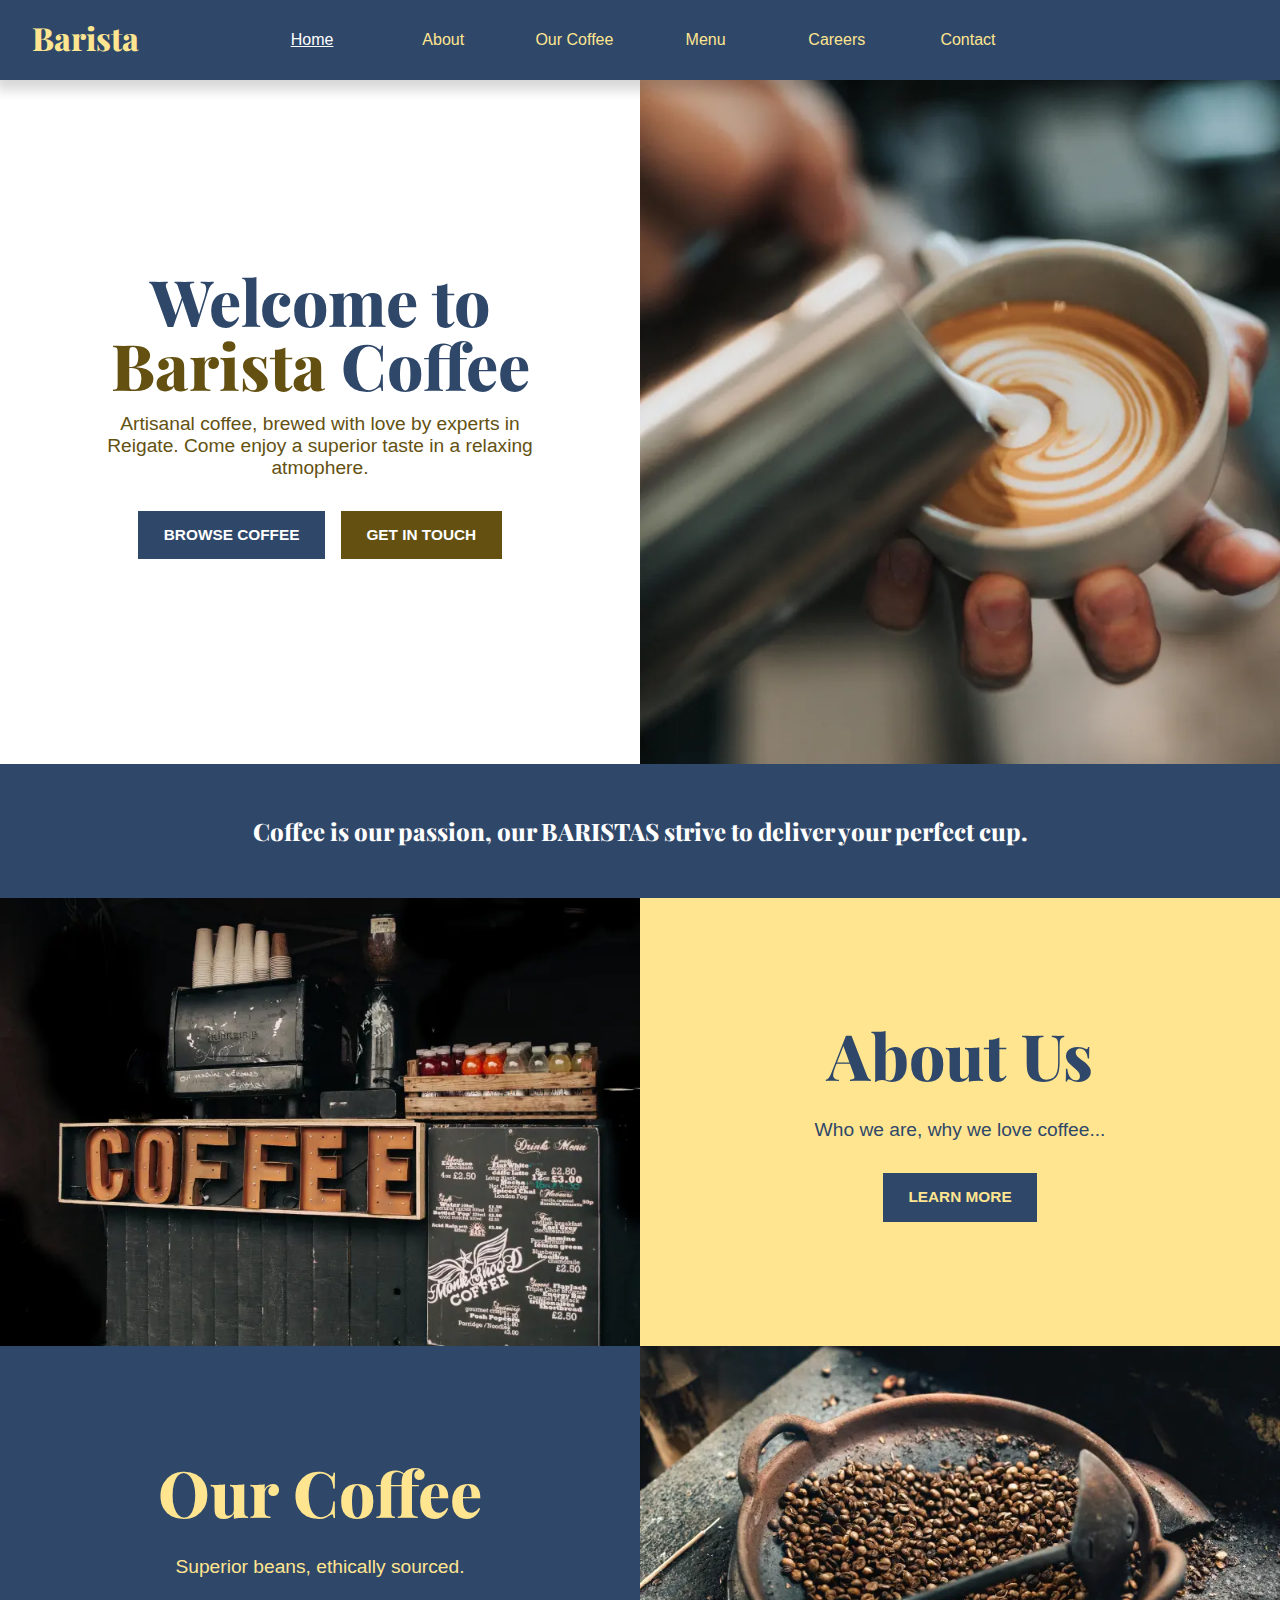
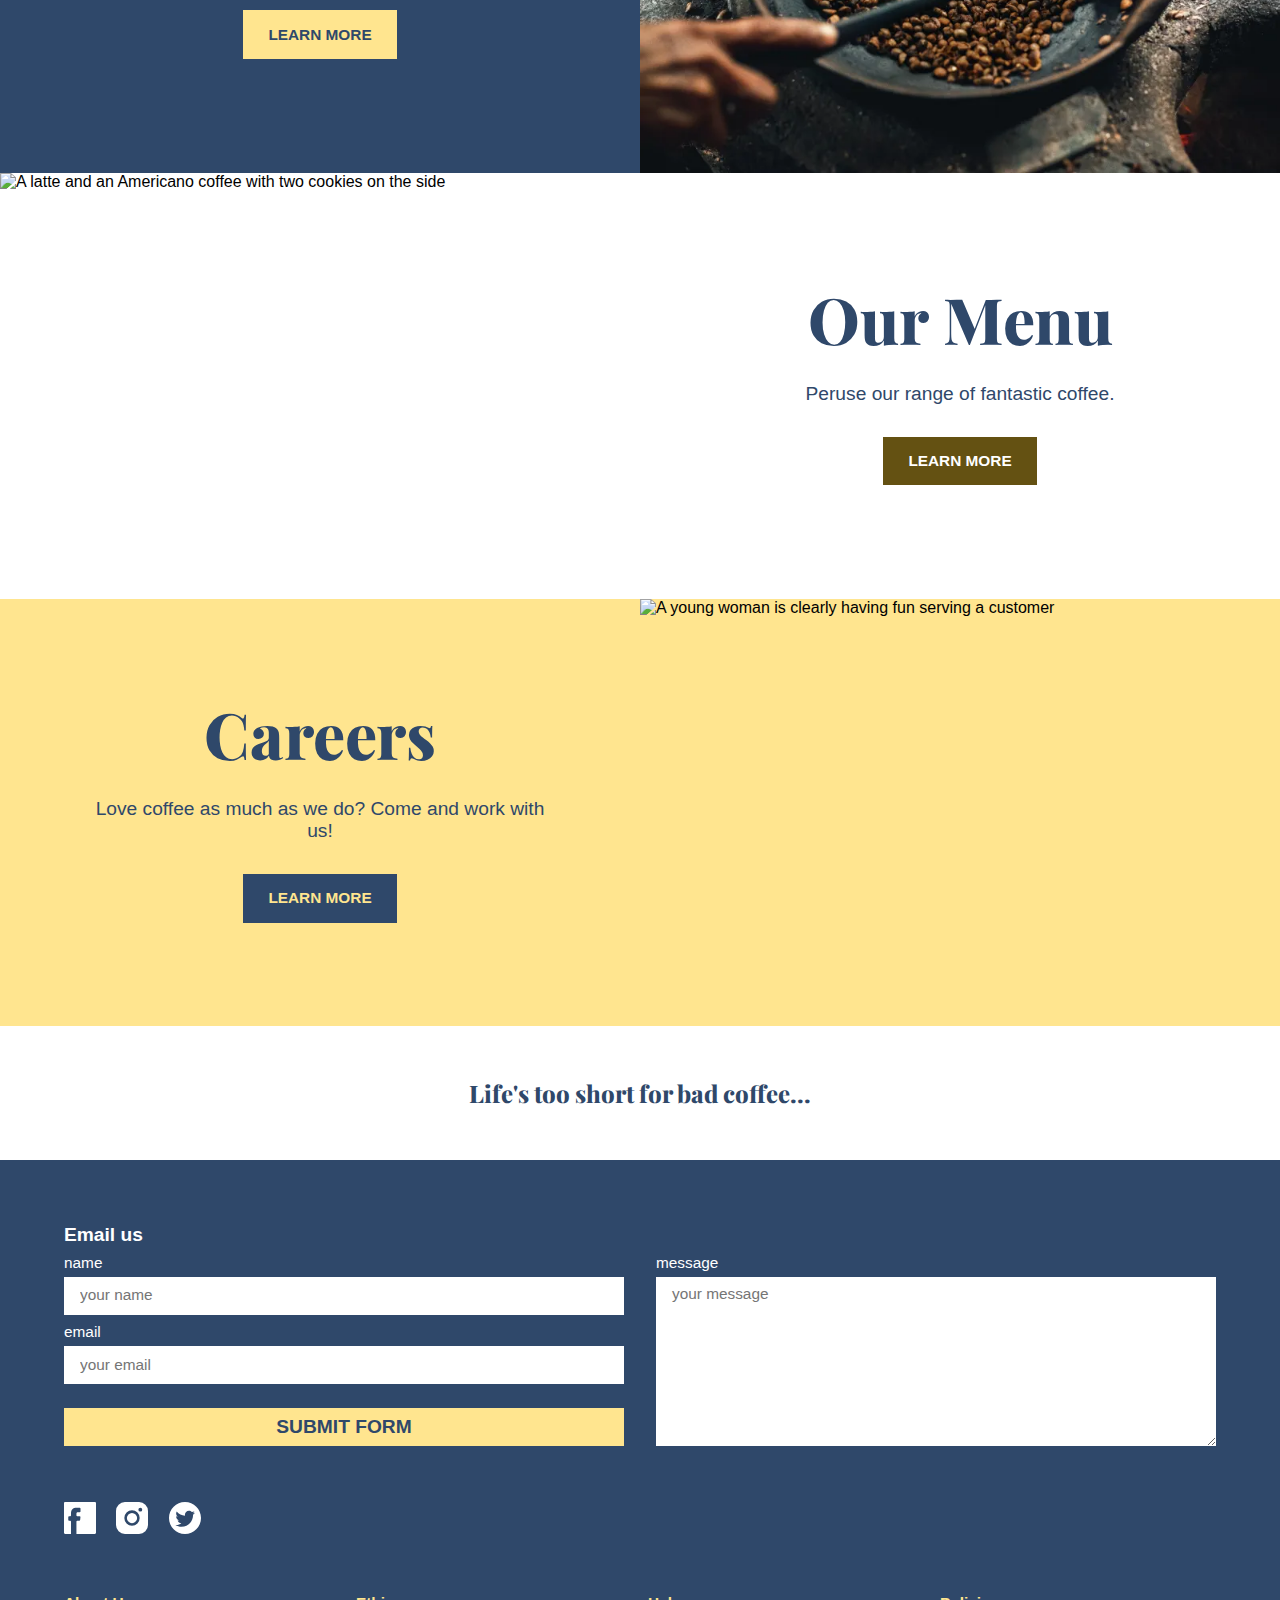
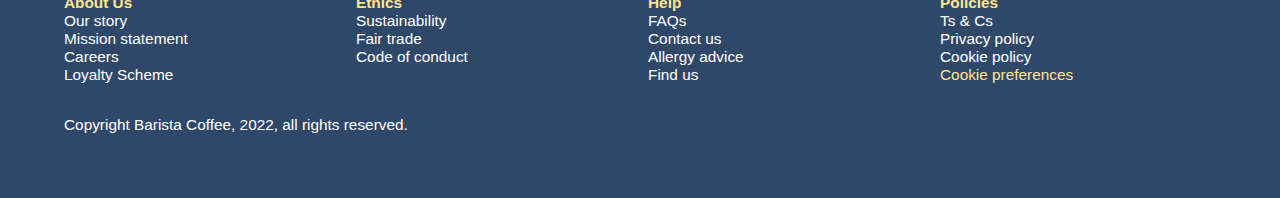
<file: index.html>
<!DOCTYPE html>
<html lang="en">
  <head>
    <meta charset="UTF-8" />
    <meta http-equiv="X-UA-Compatible" content="IE=edge" />
    <meta name="viewport" content="width=device-width, initial-scale=1.0" />

    <style>
      @font-face {
        font-family: "Playfair Display";
        font-style: normal;
        font-weight: 900;
        font-display: swap;
        src: url("./fonts/playfair-display-v30-latin-800.woff2") format("woff2");
      }

      h1,
      h2,
      h3,
      h4,
      h5,
      h6 {
        font-family: "Playfair Display", serif;
      }
    </style>

    <link
      rel="preload"
      href="./fonts/playfair-display-v30-latin-800.woff2"
      as="font"
      type="font/woff2"
      crossorigin
    />

    <link rel="stylesheet" href="style.css" />
    <script defer src="app.js"></script>
    <script defer src="observer.js"></script>
    <script defer src="activePage.js"></script>
    <title>Document</title>
  </head>
  <body id="homePage">
    <header>
      <p class="navLogo">Barista</p>
      <nav class="mainNav">
        <ul>
          <li><a class="pageLink" href="./index.html">Home</a></li>
          <li><a class="pageLink" href="./about.html">About</a></li>
          <li><a class="pageLink" href="./ourCoffee.html">Our Coffee</a></li>
          <li><a class="pageLink" href="./menu.html">Menu</a></li>
          <li><a class="pageLink" href="./careers.html">Careers</a></li>
          <li><a id="contactBtn" href="#contact">Contact</a></li>
        </ul>
      </nav>
      <div class="burger">
        <div class="burgerBar burgerTop"></div>
        <div class="burgerBar burgerMid"></div>
        <div class="burgerBar burgerBottom"></div>
      </div>
    </header>

    <main class="pageLayout">
      <section class="homePageHero sectionLayout">
        <div class="heroTextBtnWrap">
          <h1 class="hxFontSize">
            Welcome to <br /><span>Barista</span> Coffee
          </h1>
          <p class="pFontSize pMxw">
            Artisanal coffee, brewed with love by experts in Reigate. Come enjoy
            a superior taste in a relaxing atmophere.
          </p>
          <div class="btnWrap">
            <a class="infoBtn infoBtnFive" href="./menu.html">BROWSE COFFEE</a>
            <a class="infoBtn infoBtnTwo" href="./contact.html">GET IN TOUCH</a>
          </div>
        </div>
        <img
          class="heroImg"
          height="882"
          width="800"
          src="./images/homeHero/coffeeShop12800.jpg"
          srcset="
            ./images/homeHero/coffeeShop122000800.webp   800w,
            ./images/homeHero/coffeeShop1220001200.webp 1200w,
            ./images/homeHero/coffeeShop1220001600.webp 1600w,
            ./images/homeHero/coffeeShop1220002000.webp 2000w
          "
          sizes="(max-width: 768px) 100vw, 50vw"
          alt="close up of flat white coffee being poured"
        />
      </section>

      <section class="tagline tagOne">
        <p class="tagFontSize">
          Coffee is our passion, our BARISTAS strive to deliver your perfect
          cup.
        </p>
      </section>

      <section class="homePageAbout sectionLayout">
        <img
          height="560"
          width="800"
          class="heroImg"
          src="./images/homePageAbout/coffeeHomePageAbout800.jpg"
          srcset="
            ./images/homePageAbout/coffeeHomePageAbout800.webp   800w,
            ./images/homePageAbout/coffeeHomePageAbout1200.webp 1200w,
            ./images/homePageAbout/coffeeHomePageAbout1600.webp 1600w,
            ./images/homePageAbout/coffeeHomePageAbout2000.webp 2000w
          "
          sizes="(max-width: 768px) 100vw, 50vw"
          alt="An old and worn out, but very charming coffee stand"
        />
        <div class="heroTextBtnWrap">
          <h2 class="hxFontSize">About Us</h2>
          <p class="pFontSize pMxw">Who we are, why we love coffee...</p>
          <a class="infoBtn infoBtnOne" href="./about.html">LEARN MORE</a>
        </div>
      </section>

      <section class="homePageOurCoffee sectionLayout sectionRowReverse">
        <img
          height="533"
          width="800"
          class="heroImg"
          data-src="./images/homePageOurCoffee/homePageOurCoffee800.jpg"
          data-srcset="
            ./images/homePageOurCoffee/homePageOurCoffee800.webp   800w,
            ./images/homePageOurCoffee/homePageOurCoffee1200.webp 1200w,
            ./images/homePageOurCoffee/homePageOurCoffee1600.webp 1600w,
            ./images/homePageOurCoffee/homePageOurCoffee2000.webp 2000w
          "
          sizes="(max-width: 768px) 100vw, 50vw"
          alt="Coffee beans being roasted over a wood fire"
        />
        <div class="heroTextBtnWrap">
          <h2 class="hxFontSize">Our Coffee</h2>
          <p class="pFontSize pMxw">Superior beans, ethically sourced.</p>
          <a class="infoBtn infoBtnFour" href="./ourCoffee.html">LEARN MORE</a>
        </div>
      </section>

      <section class="homePageOurMenu sectionLayout">
        <img
          height="533"
          width="800"
          class="heroImg"
          data-src="./images/homePageMenu/ourMenu800.jpg"
          data-srcset="
            ./images/homePageMenu/ourMenu800.webp   800w,
            ./images/homePageMenu/ourMenu1200.webp 1200w,
            ./images/homePageMenu/ourMenu1600.webp 1600w,
            ./images/homePageMenu/ourMenu2000.webp  200w
          "
          sizes="(max-width: 768px) 100vw, 50vw"
          alt="A latte and an Americano coffee with two cookies on the side"
        />
        <div class="heroTextBtnWrap">
          <h2 class="hxFontSize">Our Menu</h2>
          <p class="pFontSize pMxw">Peruse our range of fantastic coffee.</p>
          <a class="infoBtn infoBtnTwo" href="./menu.html">LEARN MORE</a>
        </div>
      </section>

      <section class="homePageCareers sectionLayout sectionRowReverse">
        <img
          height="533"
          width="800"
          class="heroImg"
          data-src="./images/homePageCareers/careers800.jpg"
          data-srcset="
            ./images/homePageCareers/careers800.webp   800w,
            ./images/homePageCareers/careers1200.webp 1200w,
            ./images/homePageCareers/careers1600.webp 1600w,
            ./images/homePageCareers/careers2000.webp 2000w
          "
          sizes="(max-width: 768px) 100vw, 50vw"
          alt="A young woman is clearly having fun serving a customer"
        />
        <div class="heroTextBtnWrap">
          <h2 class="hxFontSize">Careers</h2>
          <p class="pFontSize pMxw">
            Love coffee as much as we do? Come and work with us!
          </p>
          <a class="infoBtn infoBtnOne" href="./careers.html">LEARN MORE</a>
        </div>
      </section>

      <section class="tagline tagTwo">
        <p class="tagFontSize">Life's too short for bad coffee...</p>
      </section>
    </main>
    <footer>
      <div id="contactUs" class="footerMxw">
        <section class="footerHalfWrapOne">
          <h4 id="contact">Email us</h4>
          <form action="https://api.web3forms.com/submit" method="POST">
            <input
              type="hidden"
              name="apikey"
              value="5aaf5207-8334-4e8a-ae67-3bdd5394dbe5"
            />

            <input
              type="hidden"
              name="subject"
              value="New Submission from Web3Forms"
            />

            <input
              type="hidden"
              name="redirect"
              value="https://web3forms.com/success"
            />

            <input
              type="checkbox"
              name="botcheck"
              class="hidden"
              style="display: none"
            />

            <p class="contact-name contactInput">
              <label>name</label>
              <input
                type="text"
                name="First Name"
                required
                placeholder="your name"
              />
            </p>

            <p class="contact-email contactInput">
              <label>email</label>
              <input
                type="email"
                name="email"
                required
                placeholder="your email"
              />
            </p>

            <p class="contact-msg contactInput">
              <label>message</label>
              <textarea
                name="message"
                required
                placeholder="your message"
              ></textarea>
            </p>

            <p class="contact-submit">
              <button class="submitButton" type="submit">Submit Form</button>
            </p>
          </form>
          <section class="socMedLinks">
            <img
              height="516.3"
              width="516.3"
              class="socMedIcon"
              src="./images/socMedIcons/facebookIcon.svg"
              alt=""
            />
            <img
              height="256"
              width="256"
              class="socMedIcon"
              src="./images/socMedIcons/instagramIcon.svg"
              alt=""
            />
            <img
              height="56.7"
              width="56.7"
              class="socMedIcon"
              src="./images/socMedIcons/twitterIcon.svg"
              alt=""
            />
          </section>
        </section>
        <section class="footerHalfWrapTwo">
          <div class="linksWrap">
            <div class="linkList">
              <p><strong>About Us</strong></p>
              <a href="./about.html#ourStory">Our story</a>
              <a href="./about.html#missionStatement">Mission statement</a>
              <a href="./careers.html">Careers</a>
              <a href="./menu.html#loyalty">Loyalty Scheme</a>
            </div>
            <div class="linkList">
              <p><strong>Ethics</strong></p>
              <a href="./ourCoffee.html#sustainability">Sustainability</a>
              <a href="./ourCoffee.html#fairTrade">Fair trade</a>
              <a href="./ourCoffee.html#codeOfConduct">Code of conduct</a>
            </div>
            <div class="linkList">
              <p><strong>Help</strong></p>
              <a href="./policyAndLegal.html#faqs">FAQs</a>
              <a href="./contact.html#contactUs">Contact us</a>
              <a href="./policyAndLegal.html#allergy">Allergy advice</a>
              <a href="#">Find us</a>
            </div>
            <div class="linkList">
              <p><strong>Policies</strong></p>
              <a href="./policyAndLegal.html#terms">Ts & Cs</a>
              <a href="./policyAndLegal.html#privacy">Privacy policy</a>
              <a href="./policyAndLegal.html#cookiePolicy">Cookie policy</a>
              <button class="footerCookiePrefs">Cookie preferences</button>
            </div>
          </div>
          <p class="copyright">
            Copyright Barista Coffee, 2022, all rights reserved.
          </p>
        </section>
      </div>
    </footer>
    <section id="cookieConsent">
      <dialog class="modal" id="modal">
        <h2>Cookie Preferences</h2>
        <p>this website uses cookies</p>
        <button class="button accept">click to accept</button>
        <button class="button reject">click to reject</button>
      </dialog>
    </section>
  </body>
</html>
</file>
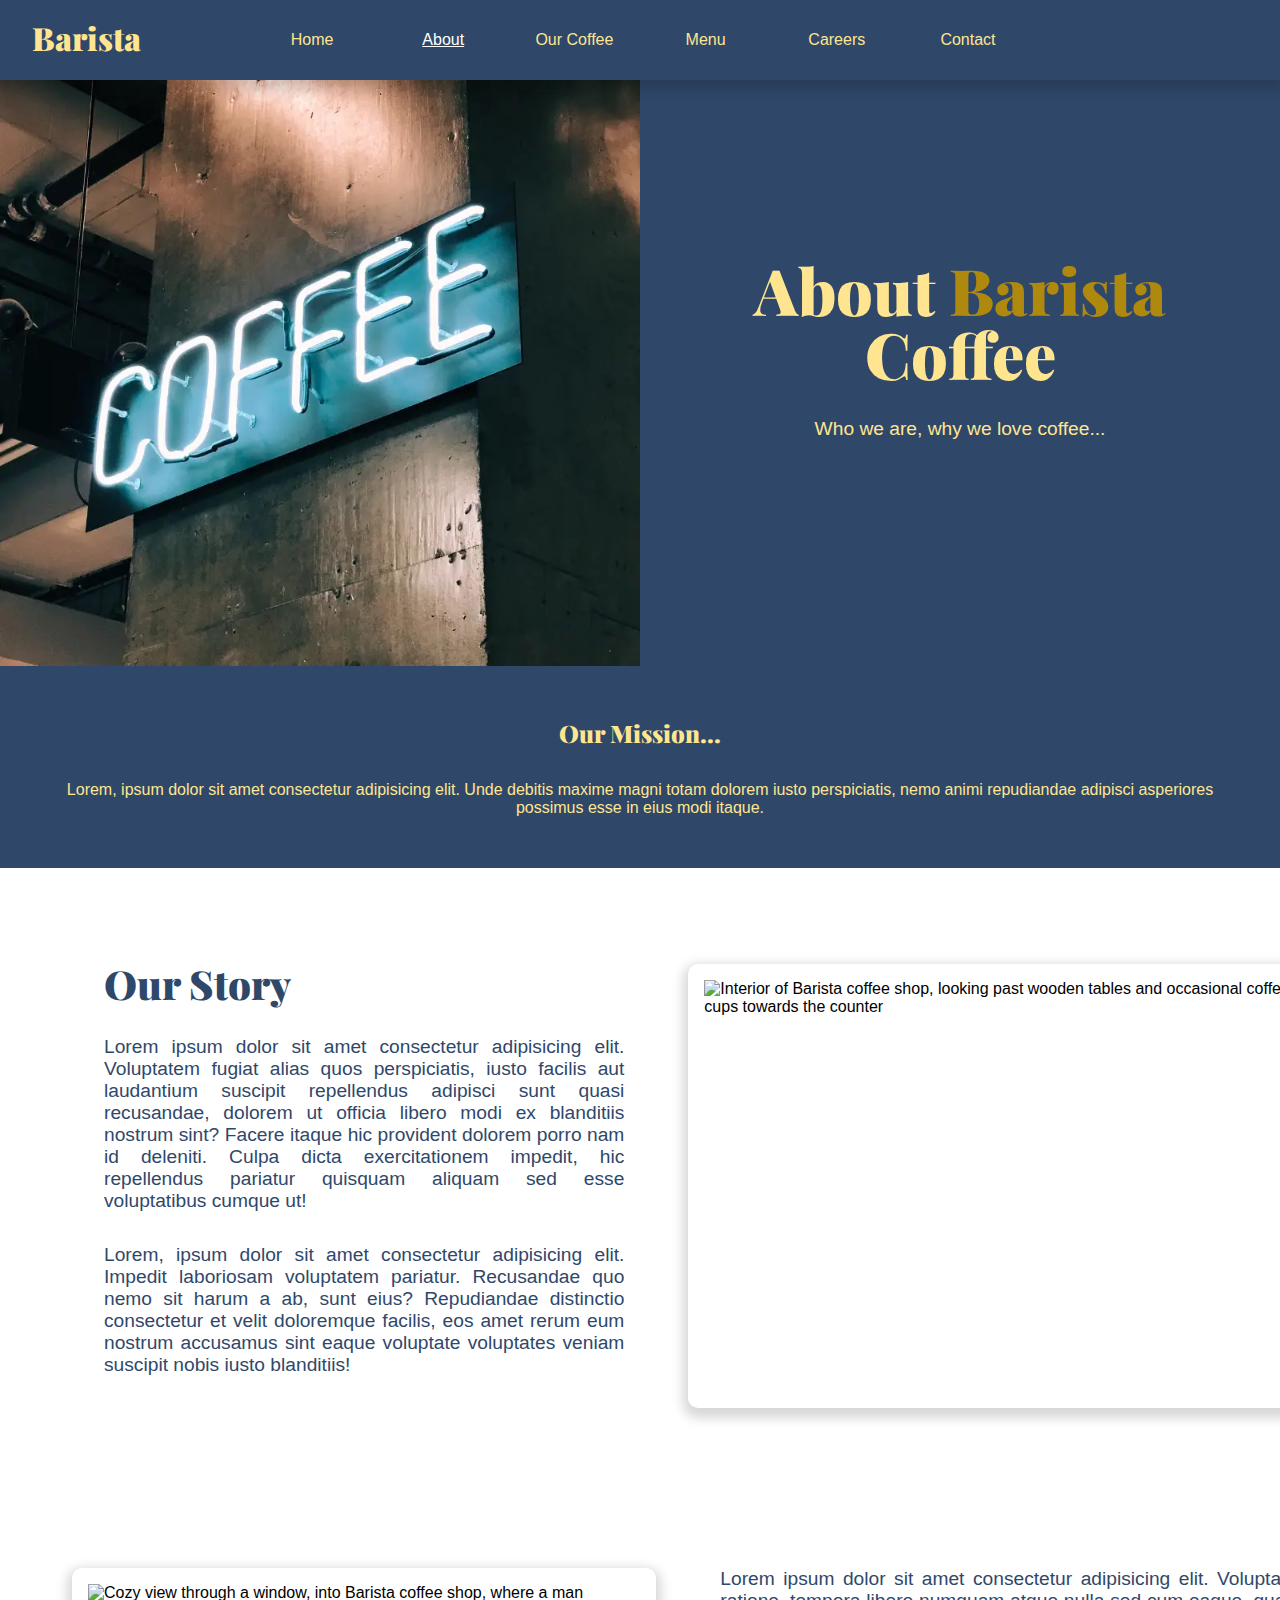
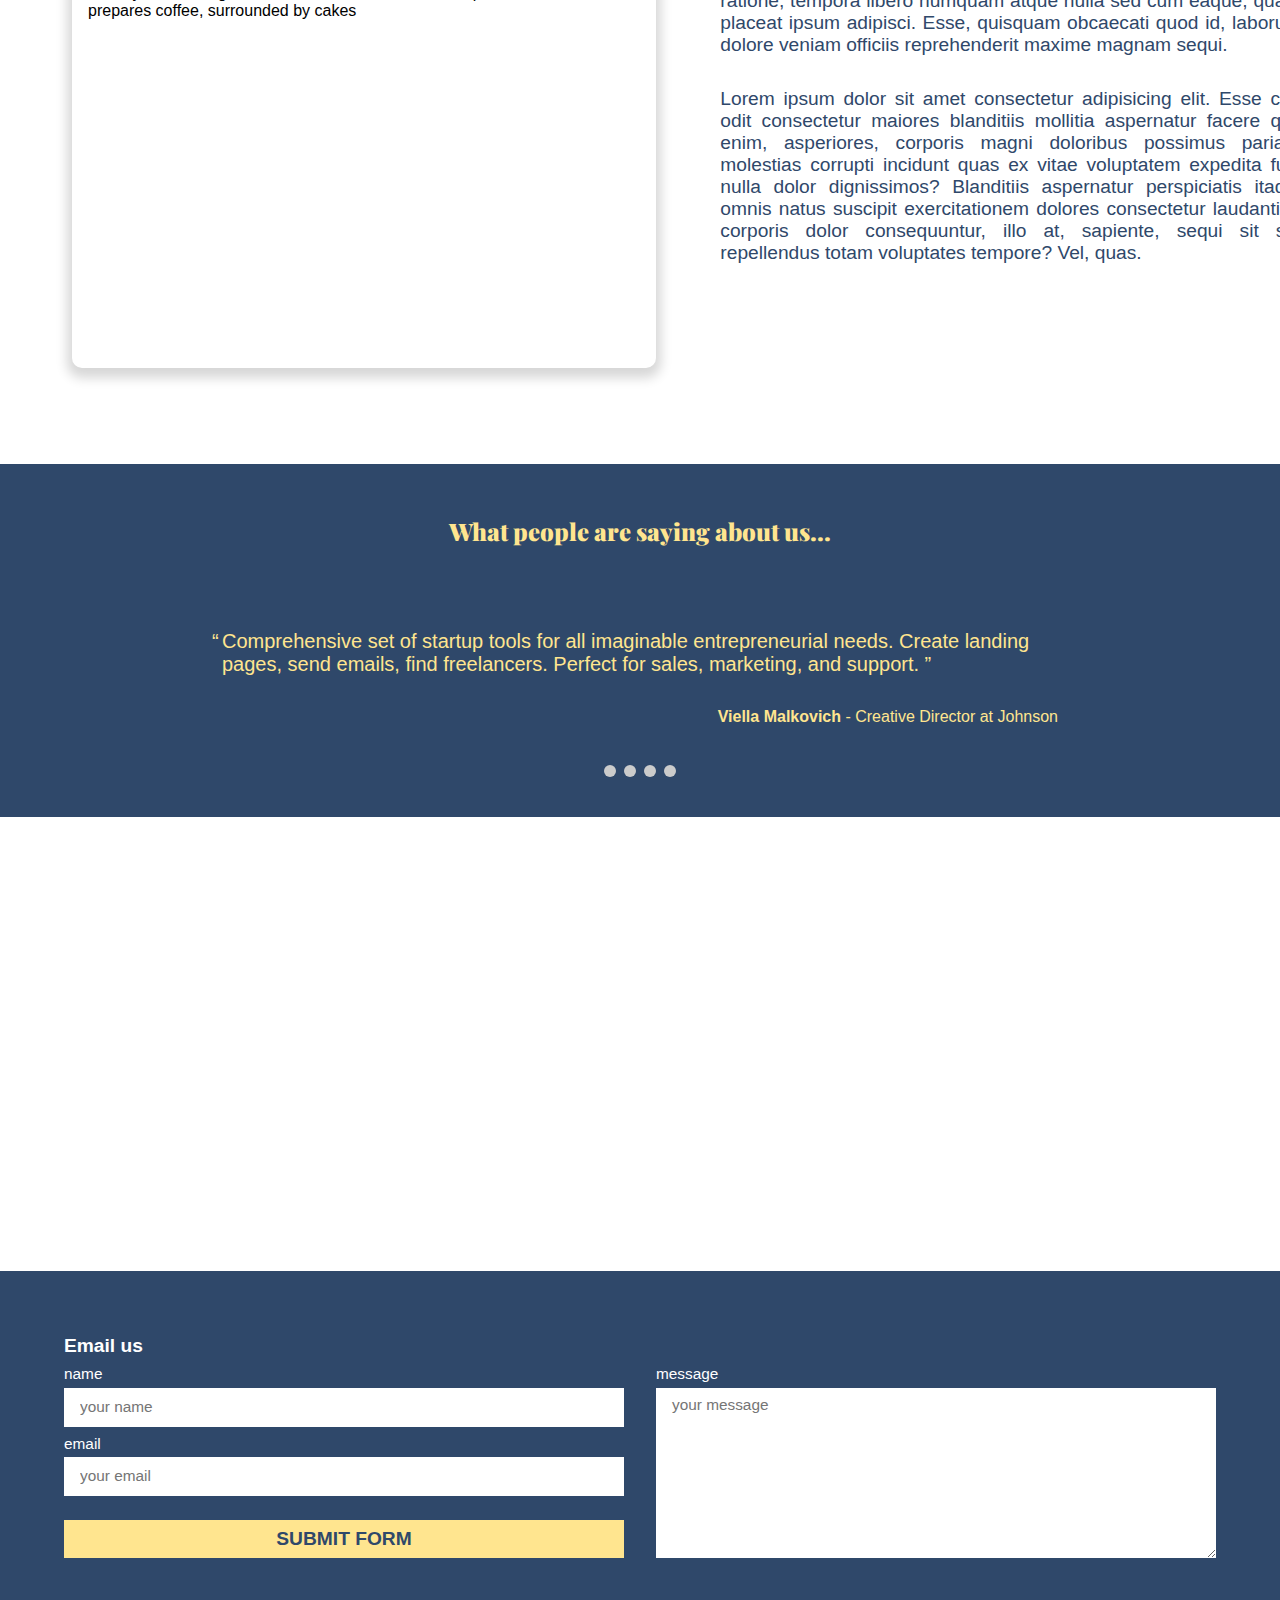
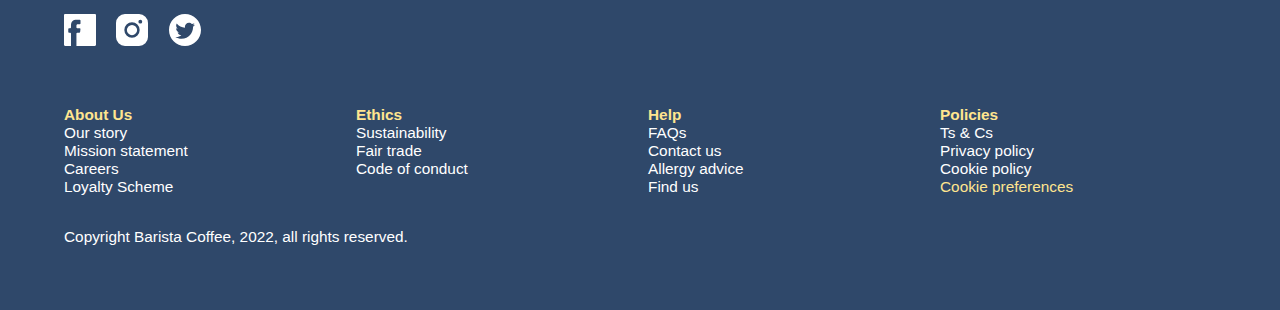
<file: about.html>
<!DOCTYPE html>
<html lang="en">
  <head>
    <meta charset="UTF-8" />
    <meta http-equiv="X-UA-Compatible" content="IE=edge" />
    <meta name="viewport" content="width=device-width, initial-scale=1.0" />

    <style>
      @font-face {
        font-family: "Playfair Display";
        font-style: normal;
        font-weight: 900;
        font-display: swap;
        src: url("./fonts/PlayfairDisplay-Black.ttf") format("truetype");
      }

      h1,
      h2,
      h3,
      h4,
      h5,
      h6 {
        font-family: "Playfair Display", serif;
      }
    </style>

        <link
      rel="preload"
      href="./fonts/playfair-display-v30-latin-800.woff2"
      as="font"
      type="font/woff2"
      crossorigin
    />

    <link rel="stylesheet" href="style.css" />
    <script defer src="app.js"></script>
    <script defer src="observer.js"></script>
    <script defer src="activePage.js"></script>
    <script defer src="testimonialSlider.js"></script>
    <title>About</title>
  </head>
  <body id="aboutPage">
    <header>
      <p class="navLogo">Barista</p>
      <nav class="mainNav">
        <ul>
          <li><a class="pageLink" href="./index.html">Home</a></li>
          <li><a class="pageLink" href="./about.html">About</a></li>
          <li><a class="pageLink" href="./ourCoffee.html">Our Coffee</a></li>
          <li><a class="pageLink" href="./menu.html">Menu</a></li>
          <li><a class="pageLink" href="./careers.html">Careers</a></li>
          <li><a id="contactBtn" href="#contact">Contact</a></li>
        </ul>
      </nav>
      <div class="burger">
        <div class="burgerBar burgerTop"></div>
        <div class="burgerBar burgerMid"></div>
        <div class="burgerBar burgerBottom"></div>
      </div>
    </header>

    <main class="pageLayout">
      <section class="aboutPageHero sectionLayout sectionRowReverse">
        <div class="heroTextBtnWrap">
          <h2 class="hxFontSize">About <span>Barista</span> Coffee</h2>
          <p class="pFontSize">Who we are, why we love coffee...</p>
          <!-- <a class="infoBtn infoBtnFour" href="./ourCoffee.html">LEARN MORE</a> -->
        </div>
        <img
          height="752"
          width="800"
          class="heroImg"
          src="./images/aboutBarista/AboutBarista800.jpg"
          srcset="
            ./images/aboutBarista/AboutBarista800.webp   800w,
            ./images/aboutBarista/AboutBarista1200.webp 1200w,
            ./images/aboutBarista/AboutBarista1600.webp 1600w,
            ./images/aboutBarista/AboutBarista2000.webp 2000w
          "

          sizes="(max-width: 768px) 100vw, 50vw"
          alt="An electric blue neon sign spelling the word COFFEE hangs on an instrial looking wall"
        />
      </section>

      <section id="missionStatement" class="tagline tagThree">
        <p class="tagFontSize">Our Mission...</p>
        <p>
          Lorem, ipsum dolor sit amet consectetur adipisicing elit. Unde debitis
          maxime magni totam dolorem iusto perspiciatis, nemo animi repudiandae
          adipisci asperiores possimus esse in eius modi itaque.
        </p>
      </section>

      <section class="aboutPageOurStory" id="ourStory">
        <div class="twoUpGrid">
          <div class="twoUpGridTextWrap">
            <h2 class="hxFontSizeMd">Our Story</h2>
            <p class="pFontSize">
              Lorem ipsum dolor sit amet consectetur adipisicing elit.
              Voluptatem fugiat alias quos perspiciatis, iusto facilis aut
              laudantium suscipit repellendus adipisci sunt quasi recusandae,
              dolorem ut officia libero modi ex blanditiis nostrum sint? Facere
              itaque hic provident dolorem porro nam id deleniti. Culpa dicta
              exercitationem impedit, hic repellendus pariatur quisquam aliquam
              sed esse voluptatibus cumque ut!
            </p>
            <p class="pFontSize">
              Lorem, ipsum dolor sit amet consectetur adipisicing elit. Impedit
              laboriosam voluptatem pariatur. Recusandae quo nemo sit harum a
              ab, sunt eius? Repudiandae distinctio consectetur et velit
              doloremque facilis, eos amet rerum eum nostrum accusamus sint
              eaque voluptate voluptates veniam suscipit nobis iusto blanditiis!
            </p>
          </div>
          <div class="img-wrap img-wrap-one">
            <img
            height="533" 
            width="800"
              class="borderImg"
              data-src="./images/aboutOurStory/ourStoryOne800.jpg"
              data-srcset="
                ./images/aboutOurStory/ourStoryOne800.webp   800w,
                ./images/aboutOurStory/ourStoryOne1200.webp 1200w,
                ./images/aboutOurStory/ourStoryOne1600.webp 1600w,
                ./images/aboutOurStory/ourStoryOne2000.webp 2000w
              "

              sizes="(max-width: 768px) 100vw, 50vw"
              alt="Cozy view through a window, into Barista coffee shop, where a man prepares coffee, surrounded by cakes"
            />
          </div>

          <div class="twoUpGridTextWrap">
            <p class="pFontSize">
              Lorem ipsum dolor sit amet consectetur adipisicing elit.
              Voluptates ratione, tempora libero numquam atque nulla sed cum
              eaque, quam, placeat ipsum adipisci. Esse, quisquam obcaecati quod
              id, laborum, dolore veniam officiis reprehenderit maxime magnam
              sequi.
            </p>
            <p class="pFontSize">
              Lorem ipsum dolor sit amet consectetur adipisicing elit. Esse cum
              odit consectetur maiores blanditiis mollitia aspernatur facere
              quia enim, asperiores, corporis magni doloribus possimus pariatur
              molestias corrupti incidunt quas ex vitae voluptatem expedita
              fugit nulla dolor dignissimos? Blanditiis aspernatur perspiciatis
              itaque omnis natus suscipit exercitationem dolores consectetur
              laudantium corporis dolor consequuntur, illo at, sapiente, sequi
              sit sed repellendus totam voluptates tempore? Vel, quas.
            </p>
          </div>
          <div class="img-wrap img-wrap-two">
            <img
            height="533" 
            width="800"
              class="borderImg"
              data-src="./images/aboutOurStory/ourStoryTwo800.jpg"
              data-srcset="
                ./images/aboutOurStory/ourStoryTwo800.webp   800w,
                ./images/aboutOurStory/ourStoryTwo1200.webp 1200w,
                ./images/aboutOurStory/ourStoryTwo1600.webp 1600w,
                ./images/aboutOurStory/ourStoryTwo2000.webp 2000w
              "

              sizes="(max-width: 768px) 100vw, 50vw"
              alt="Interior of Barista coffee shop, looking past wooden tables and occasional coffee cups towards the counter"
            />
          </div>
        </div>
      </section>

      <section id="missionStatement" class="tagline tagThree">
        <p class="tagFontSize">What people are saying about us...</p>
        <!-- <p>
          Lorem, ipsum dolor sit amet consectetur adipisicing elit. Unde debitis
          maxime magni totam dolorem iusto perspiciatis, nemo animi repudiandae
          adipisci asperiores possimus esse in eius modi itaque.
        </p> -->
      </section>

      <article class="t-carousel">
        <section class="t-carousel-frame">
          <div class="t-carousel-slider">
            <figure class="t-card">
              <blockquote>
                Comprehensive set of startup tools for all imaginable
                entrepreneurial needs. Create landing pages, send emails, find
                freelancers. Perfect for sales, marketing, and support.
              </blockquote>
              <p>
                <strong>Viella Malkovich</strong> - Creative Director at Johnson
              </p>
            </figure>

            <figure class="t-card">
              <blockquote>
                Lorem ipsum dolor sit amet, consectetur adipiscing elit, sed do
                eiusmod tempor incididunt ut labore et dolore magna aliqua. Ut
                enim ad minim veniam, quis nostrud exercitation ullamco laboris
              </blockquote>
              <p><strong>Darth Vader</strong> - Arch Villain at Empire</p>
            </figure>

            <figure class="t-card">
              <blockquote>
                Generate Lorem Ipsum placeholder text. Select the number of
                characters, words, sentences or paragraphs, and hit generate!
              </blockquote>
              <p><strong>Lorem Ipsum</strong> - Person at Ancient Rome</p>
            </figure>

            <figure class="t-card">
              <blockquote>
                Fear is the path to the dark side. Fear leads to anger. Anger
                leads to hate. Hate leads to suffering.
              </blockquote>
              <p><strong>Yoda</strong> - Jedi Master at Dagoba</p>
            </figure>
          </div>
          <div class="progress-bar"></div>
        </section>
      </article>

      <aside class="location">
        <iframe  data-src="https://www.google.com/maps/embed?pb=!1m18!1m12!1m3!1d742.6576479036513!2d-0.20664433542945743!3d51.23763088342032!2m3!1f0!2f0!3f0!3m2!1i1024!2i768!4f13.1!3m3!1m2!1s0x4875e5ad9fafc195%3A0xfa0d80f17740b688!2sCosta%20Coffee!5e0!3m2!1sen!2suk!4v1660316362668!5m2!1sen!2suk" width="600" height="450" style="border:0;" allowfullscreen="" loading="lazy" referrerpolicy="no-referrer-when-downgrade"></iframe>
      </aside>
    </main>

    <footer>
      <div id="contactUs" class="footerMxw">
        <section class="footerHalfWrapOne">
          <h4 id="contact">Email us</h4>
          <form action="https://api.web3forms.com/submit" method="POST">
            <input
              type="hidden"
              name="apikey"
              value="5aaf5207-8334-4e8a-ae67-3bdd5394dbe5"
            />

            <input
              type="hidden"
              name="subject"
              value="New Submission from Web3Forms"
            />

            <input
              type="hidden"
              name="redirect"
              value="https://web3forms.com/success"
            />

            <input
              type="checkbox"
              name="botcheck"
              class="hidden"
              style="display: none"
            />

            <p class="contact-name contactInput">
              <label>name</label>
              <input
                type="text"
                name="First Name"
                required
                placeholder="your name"
              />
            </p>

            <p class="contact-email contactInput">
              <label>email</label>
              <input
                type="email"
                name="email"
                required
                placeholder="your email"
              />
            </p>

            <p class="contact-msg contactInput">
              <label>message</label>
              <textarea
                name="message"
                required
                placeholder="your message"
              ></textarea>
            </p>

            <p class="contact-submit">
              <button class="submitButton" type="submit">Submit Form</button>
            </p>
          </form>
          <section class="socMedLinks">
            <img
              height="516.3"
              width="516.3"
              class="socMedIcon"
              src="./images/socMedIcons/facebookIcon.svg"
              alt=""
            />
            <img
              height="256"
              width="256"
              class="socMedIcon"
              src="./images/socMedIcons/instagramIcon.svg"
              alt=""
            />
            <img
              height="56.7"
              width="56.7"
              class="socMedIcon"
              src="./images/socMedIcons/twitterIcon.svg"
              alt=""
            />
          </section>
        </section>
        <section class="footerHalfWrapTwo">
          <div class="linksWrap">
            <div class="linkList">
              <p><strong>About Us</strong></p>
              <a href="./about.html#ourStory">Our story</a>
              <a href="./about.html#missionStatement">Mission statement</a>
              <a href="./careers.html">Careers</a>
              <a href="./menu.html#loyalty">Loyalty Scheme</a>
            </div>
            <div class="linkList">
              <p><strong>Ethics</strong></p>
              <a href="./ourCoffee.html#sustainability">Sustainability</a>
              <a href="./ourCoffee.html#fairTrade">Fair trade</a>
              <a href="./ourCoffee.html#codeOfConduct">Code of conduct</a>
            </div>
            <div class="linkList">
              <p><strong>Help</strong></p>
              <a href="./policyAndLegal.html#faqs">FAQs</a>
              <a href="./contact.html#contactUs">Contact us</a>
              <a href="./policyAndLegal.html#allergy">Allergy advice</a>
              <a href="#">Find us</a>
            </div>
            <div class="linkList">
              <p><strong>Policies</strong></p>
              <a href="./policyAndLegal.html#terms">Ts & Cs</a>
              <a href="./policyAndLegal.html#privacy">Privacy policy</a>
              <a href="./policyAndLegal.html#cookiePolicy">Cookie policy</a>
              <button class="footerCookiePrefs">Cookie preferences</button>
            </div>
          </div>
          <p class="copyright">
            Copyright Barista Coffee, 2022, all rights reserved.
          </p>
        </section>
      </div>
    </footer>

    <!-- <section id="cookieConsent">
      <dialog class="modal" id="modal">
        <h2>Cookie Preferences</h2>
        <p>this website uses cookies</p>
        <button class="button accept">click to accept</button>
        <button class="button reject">click to reject</button>
      </dialog>
    </section> -->
  </body>
</html>
</file>
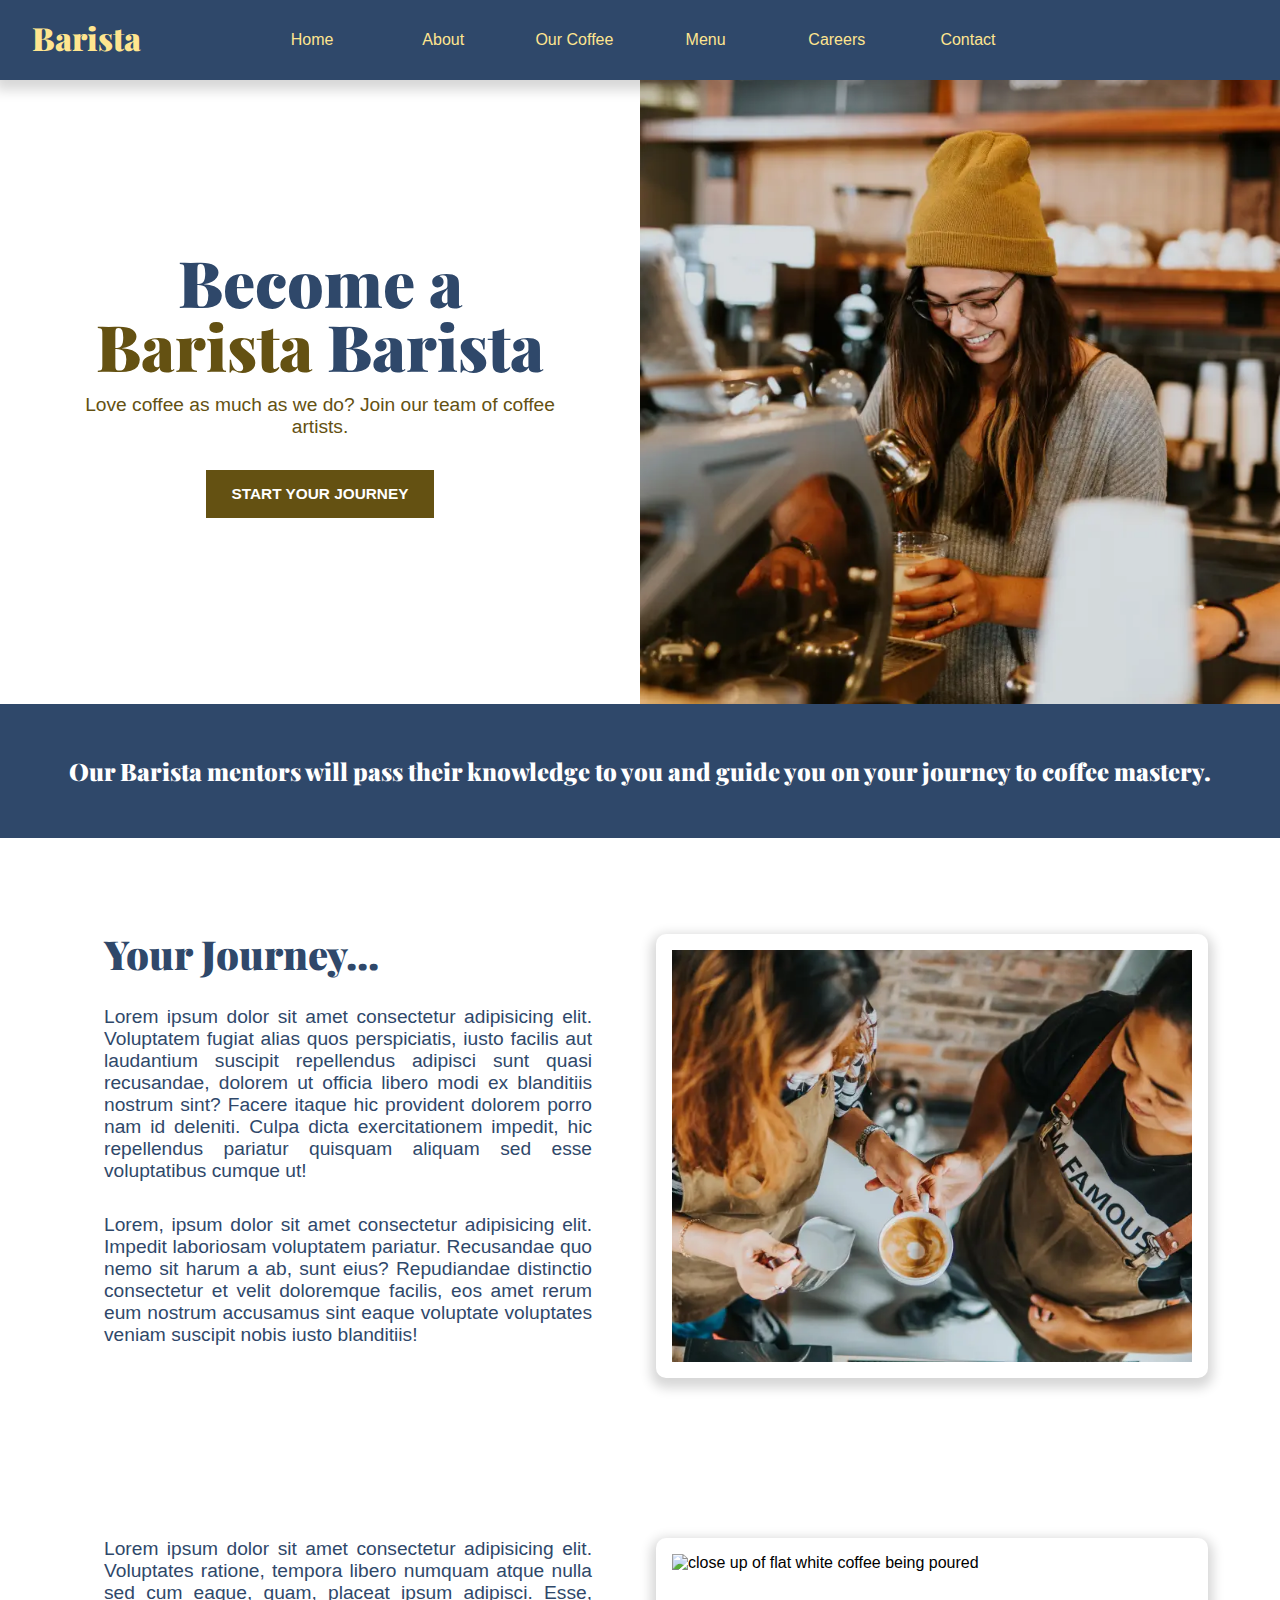
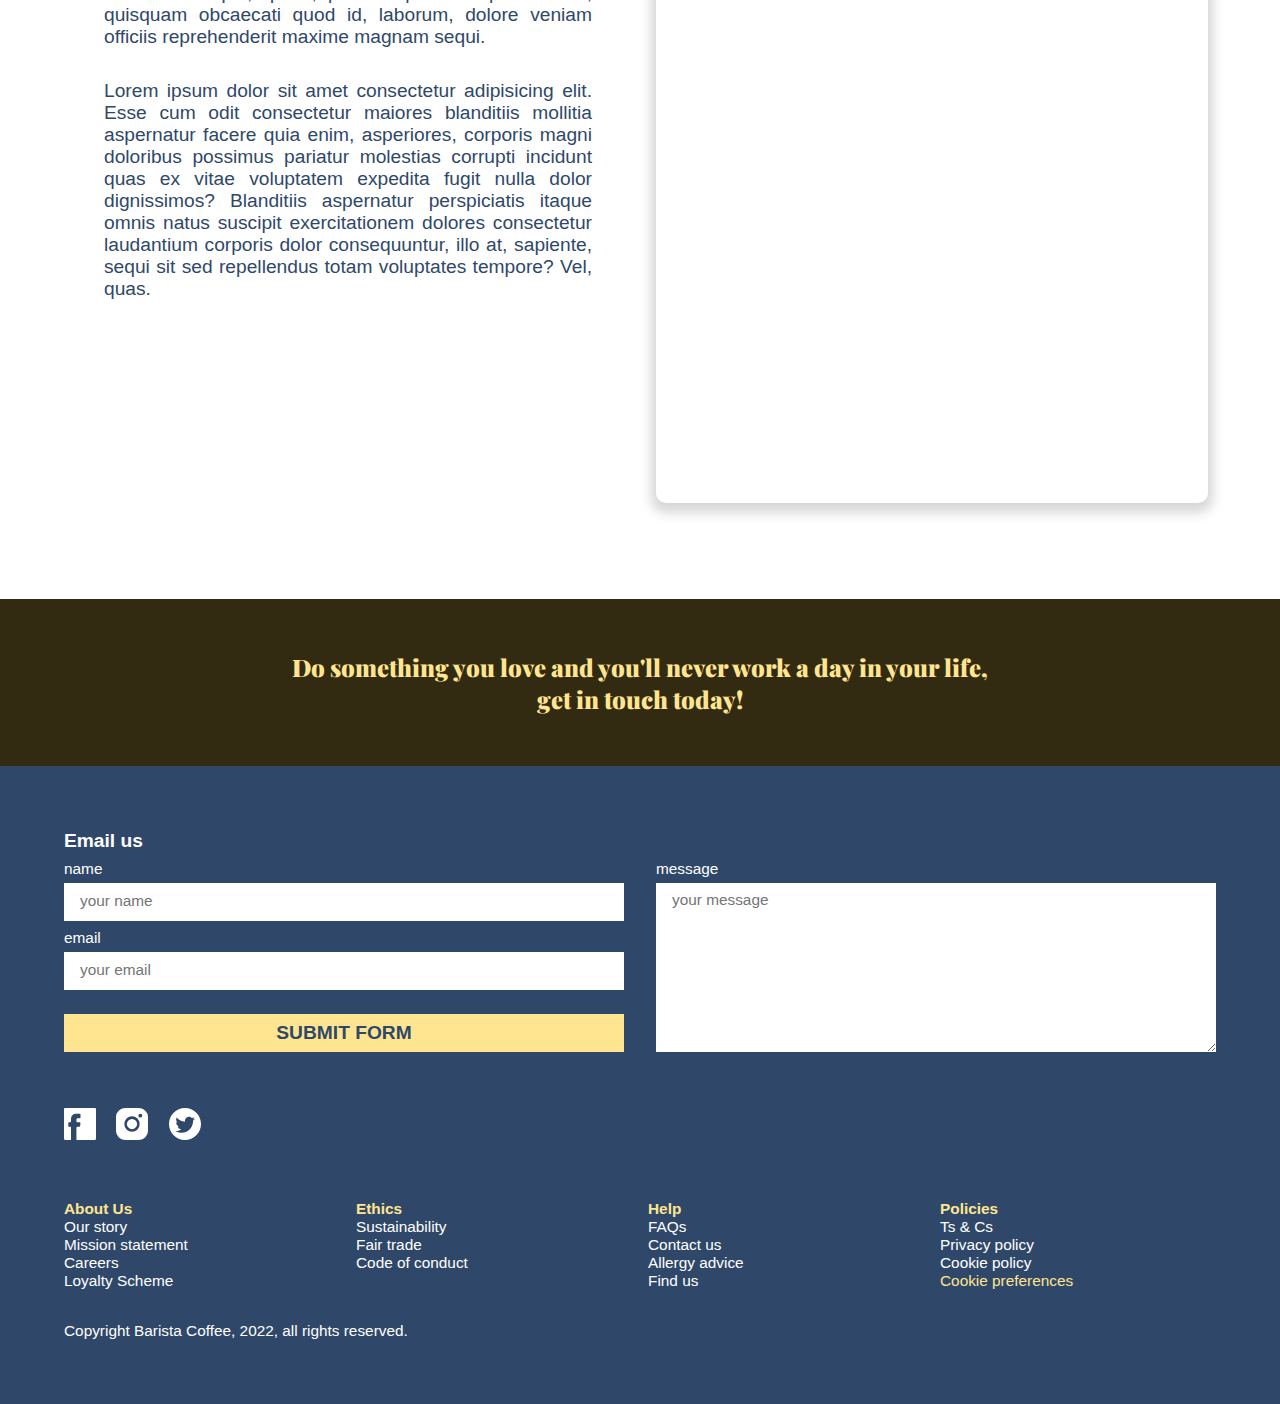
<file: careers.html>
<!DOCTYPE html>
<html lang="en">
  <head>
    <meta charset="UTF-8" />
    <meta http-equiv="X-UA-Compatible" content="IE=edge" />
    <meta name="viewport" content="width=device-width, initial-scale=1.0" />

    <style>
      @font-face {
        font-family: "Playfair Display";
        font-style: normal;
        font-weight: 900;
        font-display: swap;
        src: url("./fonts/PlayfairDisplay-Black.ttf") format("truetype");
      }

      h1,
      h2,
      h3,
      h4,
      h5,
      h6 {
        font-family: "Playfair Display", serif;
      }
    </style>

        <link
      rel="preload"
      href="./fonts/playfair-display-v30-latin-800.woff2"
      as="font"
      type="font/woff2"
      crossorigin
    />

    <link rel="stylesheet" href="style.css" />


    <script defer src="app.js"></script>
    <script defer src="observer.js"></script>
    <title>Careers</title>
  </head>
  <body>
    <header>
      <p class="navLogo">Barista</p>
      <nav class="mainNav">
        <ul>
          <li><a href="./index.html">Home</a></li>
          <li><a href="./about.html">About</a></li>
          <li><a href="./ourCoffee.html">Our Coffee</a></li>
          <li><a href="./menu.html">Menu</a></li>
          <li><a href="./careers.html">Careers</a></li>
          <li><a id="contactBtn" href="#contact">Contact</a></li>
        </ul>
      </nav>
      <div class="burger">
        <div class="burgerBar burgerTop"></div>
        <div class="burgerBar burgerMid"></div>
        <div class="burgerBar burgerBottom"></div>
      </div>
    </header>

    <main class="pageLayout">
      <section class="homePageHero sectionLayout">
        <div class="heroTextBtnWrap">
          <h1 class="hxFontSize">
            Become a <br /><span>Barista</span> Barista
          </h1>
          <p class="pFontSize pMxw">
            Love coffee as much as we do? Join our team of coffee artists.
          </p>
          <div class="btnWrap">
            <!-- <a class="infoBtn infoBtnFive" href="./menu.html">BROWSE COFFEE</a> -->
            <a class="infoBtn infoBtnTwo" href="./contact.html"
              >START YOUR JOURNEY</a
            >
          </div>
        </div>
        <img
          height="800"
          width="800"
          class="heroImg"
          src="./images/careersPageHero/careersHero800.jpg"
          srcset="
            ./images/careersPageHero/careersHero800.webp   800w,
            ./images/careersPageHero/careersHero1200.webp 1200w,
            ./images/careersPageHero/careersHero1600.webp 1600w,
            ./images/careersPageHero/careersHero2000.webp 2000w
          "
          sizes="(max-width: 768px) 100vw, 50vw"
          alt="close up of flat white coffee being poured"
        />
      </section>

      <section class="tagline tagOne">
        <p class="tagFontSize">
          Our Barista mentors will pass their knowledge to you and guide you on
          your journey to coffee mastery.
        </p>
      </section>

      <section class="careersInfo">
        <div class="twoUpGrid">
          <div class="twoUpGridTextWrap">
            <h2 class="hxFontSizeMd">Your Journey...</h2>
            <p class="pFontSize">
              Lorem ipsum dolor sit amet consectetur adipisicing elit.
              Voluptatem fugiat alias quos perspiciatis, iusto facilis aut
              laudantium suscipit repellendus adipisci sunt quasi recusandae,
              dolorem ut officia libero modi ex blanditiis nostrum sint? Facere
              itaque hic provident dolorem porro nam id deleniti. Culpa dicta
              exercitationem impedit, hic repellendus pariatur quisquam aliquam
              sed esse voluptatibus cumque ut!
            </p>
            <p class="pFontSize">
              Lorem, ipsum dolor sit amet consectetur adipisicing elit. Impedit
              laboriosam voluptatem pariatur. Recusandae quo nemo sit harum a
              ab, sunt eius? Repudiandae distinctio consectetur et velit
              doloremque facilis, eos amet rerum eum nostrum accusamus sint
              eaque voluptate voluptates veniam suscipit nobis iusto blanditiis!
            </p>
          </div>
          <div class="img-wrap img-wrap-seven">
            <img
              height="533"
              width="800"
              class="borderImg"
              data-src="./images/careersPageMentor/mentor1800.jpg"
              data-srcset="
              ./images/careersPageMentor/mentor1800.webp   800w,
              ./images/careersPageMentor/mentor11200.webp 1200w,
              ./images/careersPageMentor/mentor11600.webp 1600w,
              ./images/careersPageMentor/mentor12000.webp 2000w
            "
              sizes="(max-width: 768px) 100vw, 50vw"
              alt="close up of flat white coffee being poured"
            />
          </div>

          <div class="twoUpGridTextWrap">
            <p class="pFontSize">
              Lorem ipsum dolor sit amet consectetur adipisicing elit.
              Voluptates ratione, tempora libero numquam atque nulla sed cum
              eaque, quam, placeat ipsum adipisci. Esse, quisquam obcaecati quod
              id, laborum, dolore veniam officiis reprehenderit maxime magnam
              sequi.
            </p>
            <p class="pFontSize">
              Lorem ipsum dolor sit amet consectetur adipisicing elit. Esse cum
              odit consectetur maiores blanditiis mollitia aspernatur facere
              quia enim, asperiores, corporis magni doloribus possimus pariatur
              molestias corrupti incidunt quas ex vitae voluptatem expedita
              fugit nulla dolor dignissimos? Blanditiis aspernatur perspiciatis
              itaque omnis natus suscipit exercitationem dolores consectetur
              laudantium corporis dolor consequuntur, illo at, sapiente, sequi
              sit sed repellendus totam voluptates tempore? Vel, quas.
            </p>
          </div>
          <div class="img-wrap img-wrap-eight">
            <img
              height="820"
              width="800"
              class="borderImg"
              data-src="./images/careersPageMentor/mentor2800.jpg"
              data-srcset="
            ./images/careersPageMentor/mentor2800.webp   800w,
            ./images/careersPageMentor/mentor21200.webp 1200w,
            ./images/careersPageMentor/mentor21600.webp 1600w,
            ./images/careersPageMentor/mentor22000.webp 2000w
          "
              sizes="(max-width: 768px) 100vw, 50vw"
              alt="close up of flat white coffee being poured"
            />
          </div>
        </div>
      </section>

      <section class="tagline tagFive">
        <p class="tagFontSize">
          Do something you love and you'll never work a day in your life,
          <br />get in touch today!
        </p>
      </section>
    </main>

    <footer>
      <div id="contactUs" class="footerMxw">
        <section class="footerHalfWrapOne">
          <h4 id="contact">Email us</h4>
          <form action="https://api.web3forms.com/submit" method="POST">
            <input
              type="hidden"
              name="apikey"
              value="5aaf5207-8334-4e8a-ae67-3bdd5394dbe5"
            />

            <input
              type="hidden"
              name="subject"
              value="New Submission from Web3Forms"
            />

            <input
              type="hidden"
              name="redirect"
              value="https://web3forms.com/success"
            />

            <input
              type="checkbox"
              name="botcheck"
              class="hidden"
              style="display: none"
            />

            <p class="contact-name contactInput">
              <label>name</label>
              <input
                type="text"
                name="First Name"
                required
                placeholder="your name"
              />
            </p>

            <p class="contact-email contactInput">
              <label>email</label>
              <input
                type="email"
                name="email"
                required
                placeholder="your email"
              />
            </p>

            <p class="contact-msg contactInput">
              <label>message</label>
              <textarea
                name="message"
                required
                placeholder="your message"
              ></textarea>
            </p>

            <p class="contact-submit">
              <button class="submitButton" type="submit">Submit Form</button>
            </p>
          </form>
          <section class="socMedLinks">
            <img
              height="516.3"
              width="516.3"
              class="socMedIcon"
              src="./images/socMedIcons/facebookIcon.svg"
              alt=""
            />
            <img
              height="256"
              width="256"
              class="socMedIcon"
              src="./images/socMedIcons/instagramIcon.svg"
              alt=""
            />
            <img
              height="56.7"
              width="56.7"
              class="socMedIcon"
              src="./images/socMedIcons/twitterIcon.svg"
              alt=""
            />
          </section>
        </section>
        <section class="footerHalfWrapTwo">
          <div class="linksWrap">
            <div class="linkList">
              <p><strong>About Us</strong></p>
              <a href="./about.html#ourStory">Our story</a>
              <a href="./about.html#missionStatement">Mission statement</a>
              <a href="./careers.html">Careers</a>
              <a href="./menu.html#loyalty">Loyalty Scheme</a>
            </div>
            <div class="linkList">
              <p><strong>Ethics</strong></p>
              <a href="./ourCoffee.html#sustainability">Sustainability</a>
              <a href="./ourCoffee.html#fairTrade">Fair trade</a>
              <a href="./ourCoffee.html#codeOfConduct">Code of conduct</a>
            </div>
            <div class="linkList">
              <p><strong>Help</strong></p>
              <a href="./policyAndLegal.html#faqs">FAQs</a>
              <a href="./contact.html#contactUs">Contact us</a>
              <a href="./policyAndLegal.html#allergy">Allergy advice</a>
              <a href="#">Find us</a>
            </div>
            <div class="linkList">
              <p><strong>Policies</strong></p>
              <a href="./policyAndLegal.html#terms">Ts & Cs</a>
              <a href="./policyAndLegal.html#privacy">Privacy policy</a>
              <a href="./policyAndLegal.html#cookiePolicy">Cookie policy</a>
              <button class="footerCookiePrefs">Cookie preferences</button>
            </div>
          </div>
          <p class="copyright">
            Copyright Barista Coffee, 2022, all rights reserved.
          </p>
        </section>
      </div>
    </footer>
  </body>
</html>
</file>
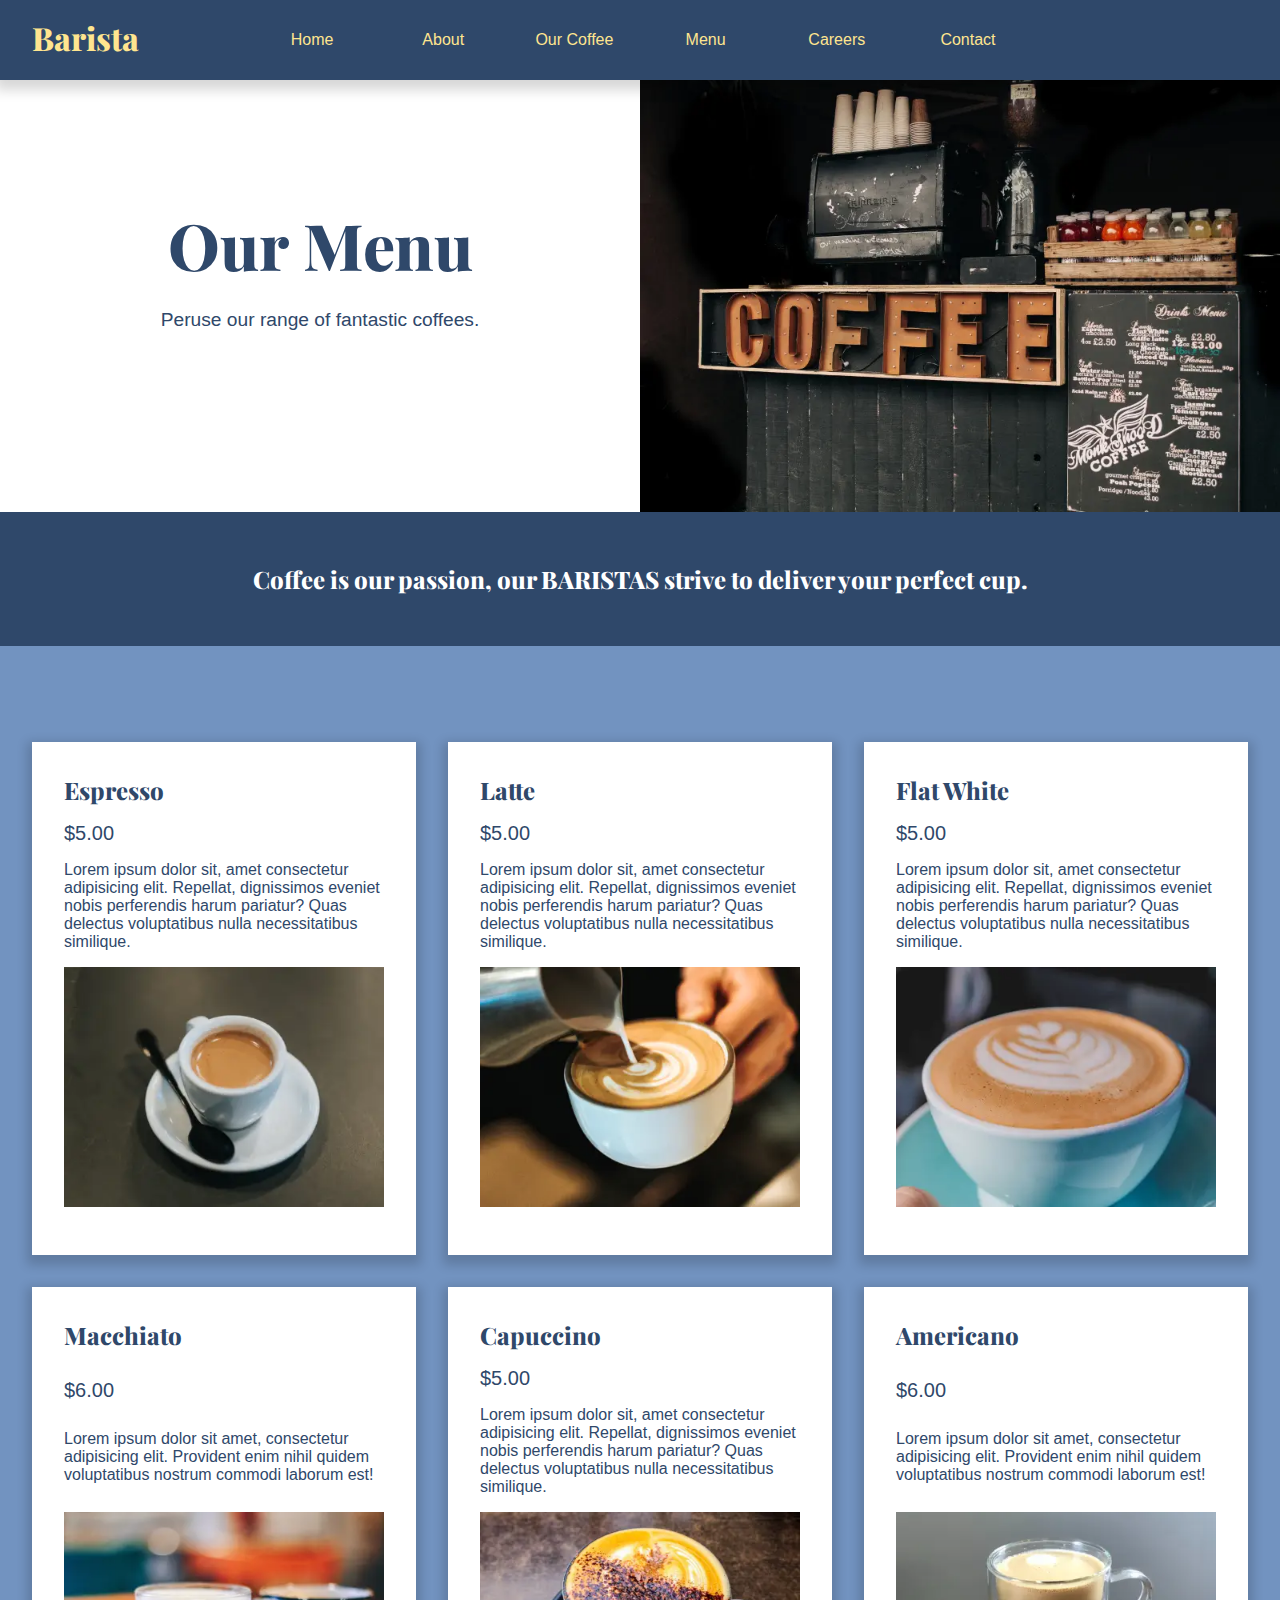
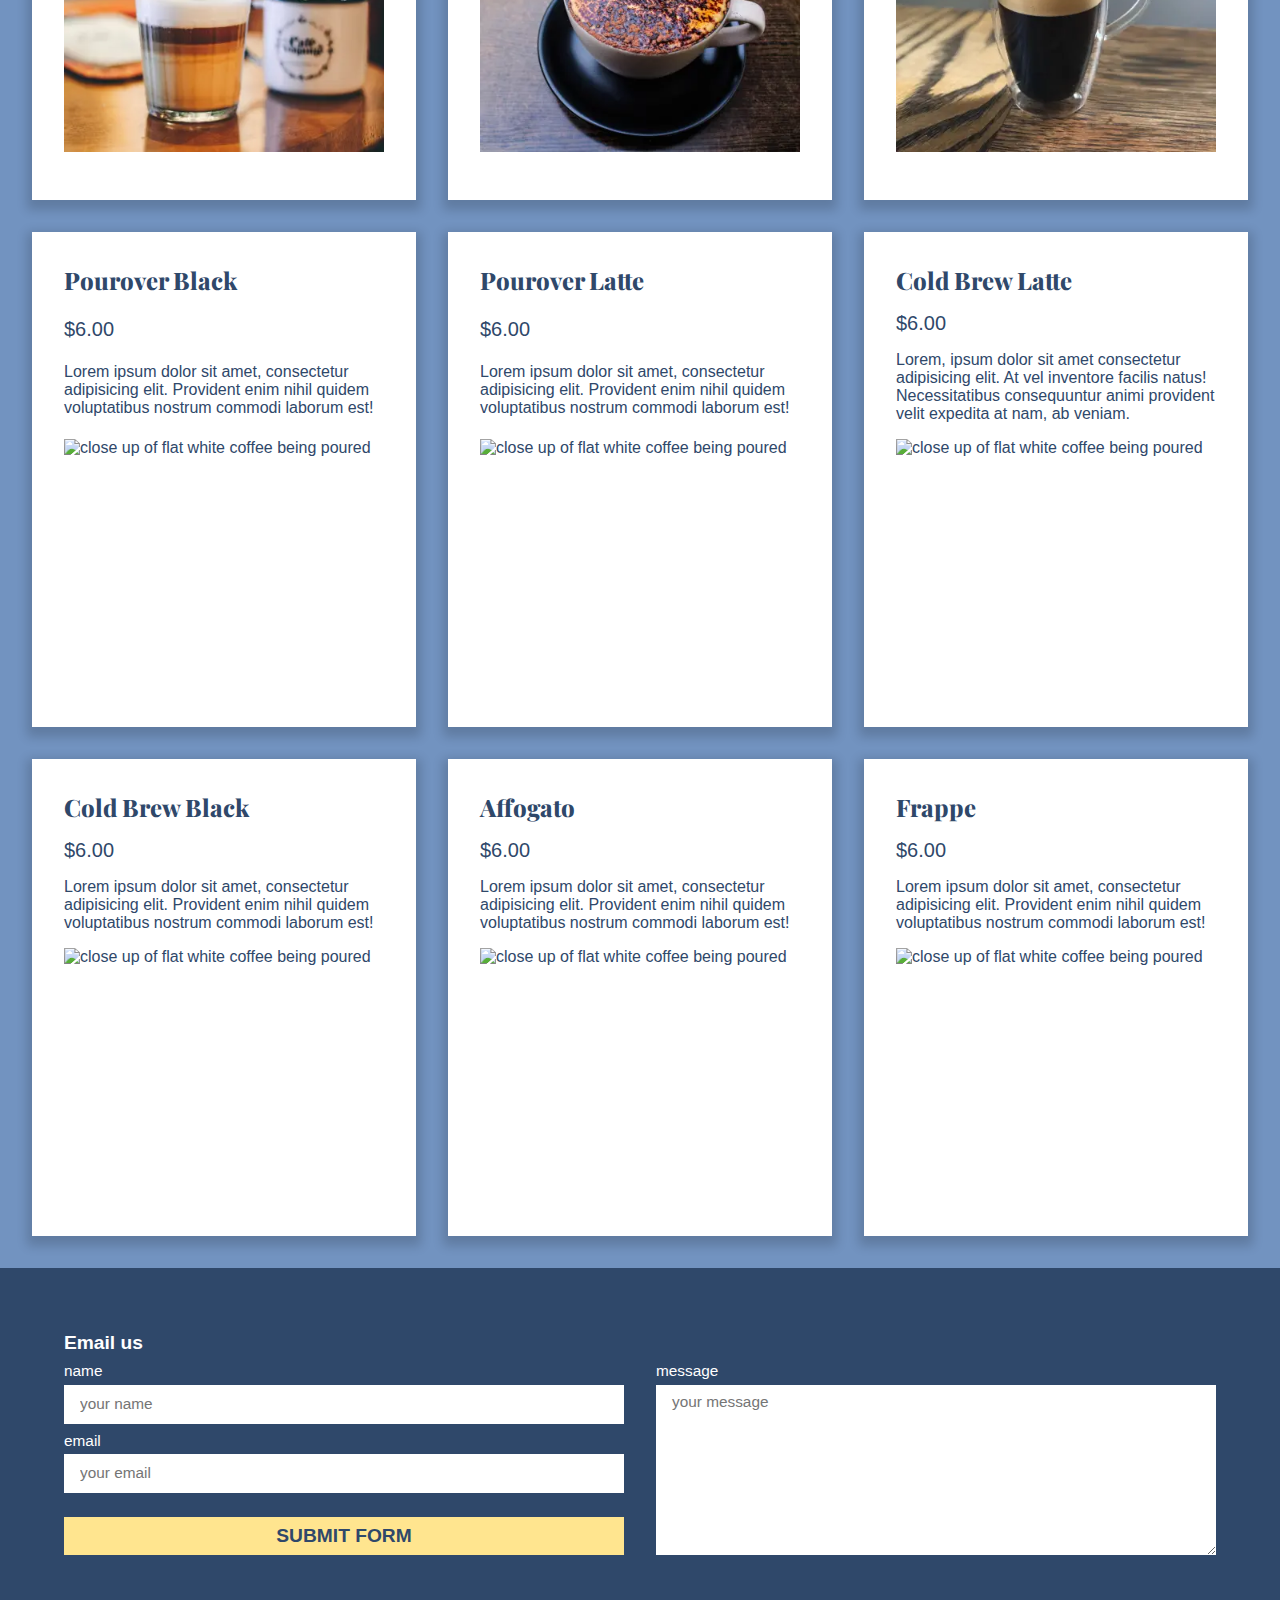
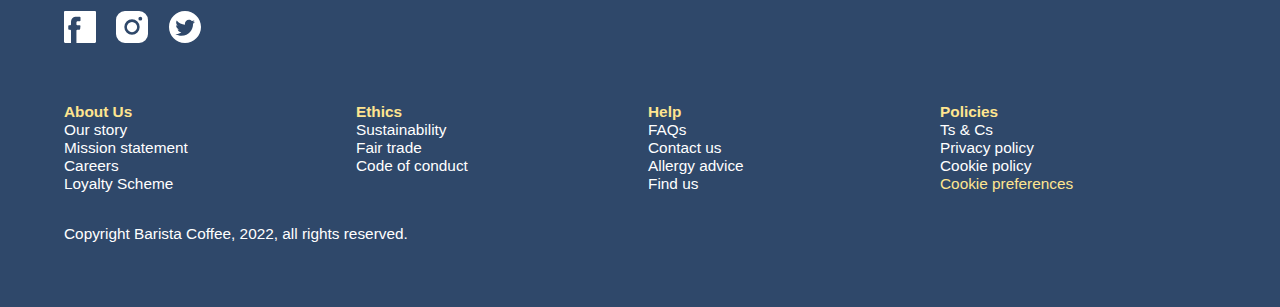
<file: menu.html>
<!DOCTYPE html>
<html lang="en">
  <head>
    <meta charset="UTF-8" />
    <meta http-equiv="X-UA-Compatible" content="IE=edge" />
    <meta name="viewport" content="width=device-width, initial-scale=1.0" />

    <style>
      @font-face {
        font-family: "Playfair Display";
        font-style: normal;
        font-weight: 900;
        font-display: swap;
        src: url("./fonts/playfair-display-v30-latin-800.woff2") format("woff2");
      }

      h1,
      h2,
      h3,
      h4,
      h5,
      h6 {
        font-family: "Playfair Display", serif;
      }
    </style>

        <link
      rel="preload"
      href="./fonts/playfair-display-v30-latin-800.woff2"
      as="font"
      type="font/woff2"
      crossorigin
    />

    <link rel="stylesheet" href="style.css" />
    <script defer src="app.js"></script>
    <script defer src="observer.js"></script>
    <title>Menu</title>
  </head>
  <body>
    <header>
      <p class="navLogo">Barista</p>
      <nav class="mainNav">
        <ul>
          <li><a href="./index.html">Home</a></li>
          <li><a href="./about.html">About</a></li>
          <li><a href="./ourCoffee.html">Our Coffee</a></li>
          <li><a href="./menu.html">Menu</a></li>
          <li><a href="./careers.html">Careers</a></li>
          <li><a id="contactBtn" href="#contact">Contact</a></li>
        </ul>
      </nav>
      <div class="burger">
        <div class="burgerBar burgerTop"></div>
        <div class="burgerBar burgerMid"></div>
        <div class="burgerBar burgerBottom"></div>
      </div>
    </header>

    <main class="pageLayout">
      <section class="menuPageHero sectionLayout">
        <div class="heroTextBtnWrap">
          <h2 class="hxFontSize">Our Menu</h2>
          <p class="pFontSize">Peruse our range of fantastic coffees.</p>
        </div>
        <img
          height="560"
          width="800"
          class="heroImg"
          src="./images/homePageAbout/coffeeHomePageAbout800.jpg"
          srcset="
            ./images/homePageAbout/coffeeHomePageAbout800.webp   800w,
            ./images/homePageAbout/coffeeHomePageAbout1200.webp 1200w,
            ./images/homePageAbout/coffeeHomePageAbout1600.webp 1600w,
            ./images/homePageAbout/coffeeHomePageAbout2000.webp 2000w
          "
          srcset="
            ./images/homePageAbout/coffeeHomePageAbout800.jpg   800w,
            ./images/homePageAbout/coffeeHomePageAbout1200.jpg 1200w,
            ./images/homePageAbout/coffeeHomePageAbout1600.jpg 1600w,
            ./images/homePageAbout/coffeeHomePageAbout2000.jpg 2000w
          "
          sizes="(max-width: 768px) 100vw, 50vw"
          alt="close up of flat white coffee being poured"
        />
      </section>

      <section class="tagline tagOne">
        <p class="tagFontSize">
          Coffee is our passion, our BARISTAS strive to deliver your perfect
          cup.
        </p>
      </section>

      <section class="menuPage">
        <div class="menuGrid">
          <div class="menuCard">
            <h3>Espresso</h3>
            <p class="price">$5.00</p>
            <p class="description">
              Lorem ipsum dolor sit, amet consectetur adipisicing elit.
              Repellat, dignissimos eveniet nobis perferendis harum pariatur?
              Quas delectus voluptatibus nulla necessitatibus similique.
            </p>
            <div class="menuImgAspectRatio">
              <img
                height="300"
                width="400"
                class="menuImg"
                data-src="./images/menuPageMenu/espresso/espresso400.jpg"
                data-srcset="
                ./images/menuPageMenu/espresso/espresso400.webp 400w,
                ./images/menuPageMenu/espresso/espresso500.webp 500w,
                ./images/menuPageMenu/espresso/espresso600.webp 600w,
                ./images/menuPageMenu/espresso/espresso700.webp 700w,
                ./images/menuPageMenu/espresso/espresso800.webp 800w,
                ./images/menuPageMenu/espresso/espresso1200.webp 1200w,
                ./images/menuPageMenu/espresso/espresso1600.webp 1600w
              "
                sizes="(max-width: 700px) 89vw, (min-width: 701px) and (max-width: 1000px) 35vw, (min-width: 1001px) and (max-width: 1400px) 25vw, 18.66vw"
                alt="close up of flat white coffee being poured"
              />
            </div>
          </div>

          <div class="menuCard">
            <h3>Latte</h3>
            <p class="price">$5.00</p>
            <p class="description">
              Lorem ipsum dolor sit, amet consectetur adipisicing elit.
              Repellat, dignissimos eveniet nobis perferendis harum pariatur?
              Quas delectus voluptatibus nulla necessitatibus similique.
            </p>
            <div class="menuImgAspectRatio">
              <img
                height="300"
                width="400"
                class="menuImg"
                data-src="./images/menuPageMenu/latte/latte400.jpg"
                data-srcset="
                ./images/menuPageMenu/latte/latte400.webp 400w,
                ./images/menuPageMenu/latte/latte500.webp 500w,
                ./images/menuPageMenu/latte/latte600.webp 600w,
                ./images/menuPageMenu/latte/latte700.webp 700w,
                ./images/menuPageMenu/latte/latte800.webp 800w,
                ./images/menuPageMenu/latte/latte1200.webp 1200w,
                ./images/menuPageMenu/latte/latte1600.webp 1600w
              "
                sizes="(max-width: 700px) 89vw, (max-width: 1000px) 35vw, (max-width: 1400px) 25vw, 18.66vw"
                alt="close up of flat white coffee being poured"
              />
            </div>
          </div>
          <div class="menuCard">
            <h3>Flat White</h3>
            <p class="price">$5.00</p>
            <p class="description">
              Lorem ipsum dolor sit, amet consectetur adipisicing elit.
              Repellat, dignissimos eveniet nobis perferendis harum pariatur?
              Quas delectus voluptatibus nulla necessitatibus similique.
            </p>
            <div class="menuImgAspectRatio">
              <img
                height="300"
                width="400"
                class="menuImg"
                data-src="./images/menuPageMenu/flatWhite/flatWhite400.jpg"
                data-srcset="
                ./images/menuPageMenu/flatWhite/flatWhite400.webp 400w,
                ./images/menuPageMenu/flatWhite/flatWhite500.webp 500w,
                ./images/menuPageMenu/flatWhite/flatWhite600.webp 600w,
                ./images/menuPageMenu/flatWhite/flatWhite700.webp 700w,
                ./images/menuPageMenu/flatWhite/flatWhite800.webp 800w,
                ./images/menuPageMenu/flatWhite/flatWhite1200.webp 1200w,
                ./images/menuPageMenu/flatWhite/flatWhite1600.webp 1600w
              "
                sizes="(max-width: 700px) 89vw, (max-width: 1000px) 35vw, (max-width: 1400px) 25vw, 18.66vw"
                alt="close up of flat white coffee being poured"
              />
            </div>
          </div>
          <div class="menuCard">
            <h3>Macchiato</h3>
            <p class="price">$6.00</p>
            <p class="description">
              Lorem ipsum dolor sit amet, consectetur adipisicing elit.
              Provident enim nihil quidem voluptatibus nostrum commodi laborum
              est!
            </p>
            <div class="menuImgAspectRatio">
              <img
                height="300"
                width="400"
                class="menuImg"
                data-src="./images/menuPageMenu/macchiato/macchiato400.jpg"
                data-srcset="
                ./images/menuPageMenu/macchiato/macchiato400.webp 400w,
                ./images/menuPageMenu/macchiato/macchiato500.webp 500w,
                ./images/menuPageMenu/macchiato/macchiato600.webp 600w,
                ./images/menuPageMenu/macchiato/macchiato700.webp 700w,
                ./images/menuPageMenu/macchiato/macchiato800.webp 800w,
                ./images/menuPageMenu/macchiato/macchiato1200.webp 1200w,
                ./images/menuPageMenu/macchiato/macchiato1600.webp 1600w
              "
                sizes="(max-width: 700px) 89vw, (max-width: 1000px) 35vw, (max-width: 1400px) 25vw, 18.66vw"
                alt="close up of flat white coffee being poured"
              />
            </div>
          </div>
          <div class="menuCard">
            <h3>Capuccino</h3>
            <p class="price">$5.00</p>
            <p class="description">
              Lorem ipsum dolor sit, amet consectetur adipisicing elit.
              Repellat, dignissimos eveniet nobis perferendis harum pariatur?
              Quas delectus voluptatibus nulla necessitatibus similique.
            </p>
            <div class="menuImgAspectRatio">
              <img
                height="300"
                width="400"
                class="menuImg"
                data-src="./images/menuPageMenu/capuccino/capuccino400.jpg"
                data-srcset="
                ./images/menuPageMenu/capuccino/capuccino400.webp 400w,
                ./images/menuPageMenu/capuccino/capuccino500.webp 500w,
                ./images/menuPageMenu/capuccino/capuccino600.webp 600w,
                ./images/menuPageMenu/capuccino/capuccino700.webp 700w,
                ./images/menuPageMenu/capuccino/capuccino800.webp 800w,
                ./images/menuPageMenu/capuccino/capuccino1200.webp 1200w,
                ./images/menuPageMenu/capuccino/capuccino1600.webp 1600w
              "
                sizes="(max-width: 700px) 89vw, (max-width: 1000px) 35vw, (max-width: 1400px) 25vw, 18.66vw"
                alt="close up of flat white coffee being poured"
              />
            </div>
          </div>
          <div class="menuCard">
            <h3>Americano</h3>
            <p class="price">$6.00</p>
            <p class="description">
              Lorem ipsum dolor sit amet, consectetur adipisicing elit.
              Provident enim nihil quidem voluptatibus nostrum commodi laborum
              est!
            </p>
            <div class="menuImgAspectRatio">
              <img
                height="300"
                width="400"
                class="menuImg"
                data-src="./images/menuPageMenu/americano/americano400.jpg"
                data-srcset="
                ./images/menuPageMenu/americano/americano400.webp 400w,
                ./images/menuPageMenu/americano/americano500.webp 500w,
                ./images/menuPageMenu/americano/americano600.webp 600w,
                ./images/menuPageMenu/americano/americano700.webp 700w,
                ./images/menuPageMenu/americano/americano800.webp 800w,
                ./images/menuPageMenu/americano/americano1200.webp 1200w,
                ./images/menuPageMenu/americano/americano1600.webp 1600w
              "
                sizes="(max-width: 700px) 89vw, (max-width: 1000px) 35vw, (max-width: 1400px) 25vw, 18.66vw"
                alt="close up of flat white coffee being poured"
              />
            </div>
          </div>
          <div class="menuCard">
            <h3>Pourover Black</h3>
            <p class="price">$6.00</p>
            <p class="description">
              Lorem ipsum dolor sit amet, consectetur adipisicing elit.
              Provident enim nihil quidem voluptatibus nostrum commodi laborum
              est!
            </p>
            <div class="menuImgAspectRatio">
              <img
                height="300"
                width="400"
                class="menuImg"
                data-src="./images/menuPageMenu/pouroverBlack/pouroverBlack400.jpg"
                data-srcset="
                ./images/menuPageMenu/pouroverBlack/pouroverBlack400.webp 400w,
                ./images/menuPageMenu/pouroverBlack/pouroverBlack500.webp 500w,
                ./images/menuPageMenu/pouroverBlack/pouroverBlack600.webp 600w,
                ./images/menuPageMenu/pouroverBlack/pouroverBlack700.webp 700w,
                ./images/menuPageMenu/pouroverBlack/pouroverBlack800.webp 800w,
                ./images/menuPageMenu/pouroverBlack/pouroverBlack1200.webp 1200w,
                ./images/menuPageMenu/pouroverBlack/pouroverBlack1600.webp 1600w
              "
                sizes="(max-width: 700px) 89vw, (max-width: 1000px) 35vw, (max-width: 1400px) 25vw, 18.66vw"
                alt="close up of flat white coffee being poured"
              />
            </div>
          </div>
          <div class="menuCard">
            <h3>Pourover Latte</h3>
            <p class="price">$6.00</p>
            <p class="description">
              Lorem ipsum dolor sit amet, consectetur adipisicing elit.
              Provident enim nihil quidem voluptatibus nostrum commodi laborum
              est!
            </p>
            <div class="menuImgAspectRatio">
              <img
                height="300"
                width="400"
                class="menuImg"
                data-src="./images/menuPageMenu/pouroverLatte/pouroverLatte400.jpg"
                data-srcset="
                ./images/menuPageMenu/pouroverLatte/pouroverLatte400.webp 400w,
                ./images/menuPageMenu/pouroverLatte/pouroverLatte500.webp 500w,
                ./images/menuPageMenu/pouroverLatte/pouroverLatte600.webp 600w,
                ./images/menuPageMenu/pouroverLatte/pouroverLatte700.webp 700w,
                ./images/menuPageMenu/pouroverLatte/pouroverLatte800.webp 800w,
                ./images/menuPageMenu/pouroverLatte/pouroverLatte1200.webp 1200w,
                ./images/menuPageMenu/pouroverLatte/pouroverLatte1600.webp 1600w
              "
                sizes="(max-width: 700px) 89vw, (max-width: 1000px) 35vw, (max-width: 1400px) 25vw, 18.66vw"
                alt="close up of flat white coffee being poured"
              />
            </div>
          </div>
          <div class="menuCard">
            <h3>Cold Brew Latte</h3>
            <p class="price">$6.00</p>
            <p class="description">
              Lorem, ipsum dolor sit amet consectetur adipisicing elit. At vel
              inventore facilis natus! Necessitatibus consequuntur animi
              provident velit expedita at nam, ab veniam.
            </p>
            <div class="menuImgAspectRatio">
              <img
                height="300"
                width="400"
                class="menuImg"
                data-src="./images/menuPageMenu/coldBrewLatte/coldBrewLatte400.jpg"
                data-srcset="
                ./images/menuPageMenu/coldBrewLatte/coldBrewLatte400.webp 400w,
                ./images/menuPageMenu/coldBrewLatte/coldBrewLatte500.webp 500w,
                ./images/menuPageMenu/coldBrewLatte/coldBrewLatte600.webp 600w,
                ./images/menuPageMenu/coldBrewLatte/coldBrewLatte700.webp 700w,
                ./images/menuPageMenu/coldBrewLatte/coldBrewLatte800.webp 800w,
                ./images/menuPageMenu/coldBrewLatte/coldBrewLatte1200.webp 1200w,
                ./images/menuPageMenu/coldBrewLatte/coldBrewLatte1600.webp 1600w
              "
                sizes="(max-width: 700px) 89vw, (max-width: 1000px) 35vw, (max-width: 1400px) 25vw, 18.66vw"
                alt="close up of flat white coffee being poured"
              />
            </div>
          </div>
          <div class="menuCard">
            <h3>Cold Brew Black</h3>
            <p class="price">$6.00</p>
            <p class="description">
              Lorem ipsum dolor sit amet, consectetur adipisicing elit.
              Provident enim nihil quidem voluptatibus nostrum commodi laborum
              est!
            </p>
            <div class="menuImgAspectRatio">
              <img
                height="300"
                width="400"
                class="menuImg"
                data-src="./images/menuPageMenu/coldBrewBlack/coldBrewBlack400.jpg"
                data-srcset="
                ./images/menuPageMenu/coldBrewBlack/coldBrewBlack400.webp 400w,
                ./images/menuPageMenu/coldBrewBlack/coldBrewBlack500.webp 500w,
                ./images/menuPageMenu/coldBrewBlack/coldBrewBlack600.webp 600w,
                ./images/menuPageMenu/coldBrewBlack/coldBrewBlack700.webp 700w,
                ./images/menuPageMenu/coldBrewBlack/coldBrewBlack800.webp 800w,
                ./images/menuPageMenu/coldBrewBlack/coldBrewBlack1200.webp 1200w,
                ./images/menuPageMenu/coldBrewBlack/coldBrewBlack1600.webp 1600w
              "
                sizes="(max-width: 700px) 89vw, (max-width: 1000px) 35vw, (max-width: 1400px) 25vw, 18.66vw"
                alt="close up of flat white coffee being poured"
              />
            </div>
          </div>
          <div class="menuCard">
            <h3>Affogato</h3>
            <p class="price">$6.00</p>
            <p class="description">
              Lorem ipsum dolor sit amet, consectetur adipisicing elit.
              Provident enim nihil quidem voluptatibus nostrum commodi laborum
              est!
            </p>
            <div class="menuImgAspectRatio">
              <img
                height="300"
                width="400"
                class="menuImg"
                data-src="./images/menuPageMenu/affogato/affogato400.jpg"
                data-srcset="
                ./images/menuPageMenu/affogato/affogato400.webp 400w,
                ./images/menuPageMenu/affogato/affogato500.webp 500w,
                ./images/menuPageMenu/affogato/affogato600.webp 600w,
                ./images/menuPageMenu/affogato/affogato700.webp 700w,
                ./images/menuPageMenu/affogato/affogato800.webp 800w,
                ./images/menuPageMenu/affogato/affogato1200.webp 1200w,
                ./images/menuPageMenu/affogato/affogato1600.webp 1600w
              "
                sizes="(max-width: 700px) 89vw, (max-width: 1000px) 35vw, (max-width: 1400px) 25vw, 18.66vw"
                alt="close up of flat white coffee being poured"
              />
            </div>
          </div>
          <div class="menuCard">
            <h3>Frappe</h3>
            <p class="price">$6.00</p>
            <p class="description">
              Lorem ipsum dolor sit amet, consectetur adipisicing elit.
              Provident enim nihil quidem voluptatibus nostrum commodi laborum
              est!
            </p>
            <div class="menuImgAspectRatio">
              <img
                height="300"
                width="400"
                class="menuImg"
                data-src="./images/menuPageMenu/frappe/frappe400.jpg"
                data-srcset="
                ./images/menuPageMenu/frappe/frappe400.webp 400w,
                ./images/menuPageMenu/frappe/frappe500.webp 500w,
                ./images/menuPageMenu/frappe/frappe600.webp 600w,
                ./images/menuPageMenu/frappe/frappe700.webp 700w,
                ./images/menuPageMenu/frappe/frappe800.webp 800w,
                ./images/menuPageMenu/frappe/frappe1200.webp 1200w,
                ./images/menuPageMenu/frappe/frappe1600.webp 1600w
              "
                sizes="(max-width: 700px) 89vw, (max-width: 1000px) 35vw, (max-width: 1400px) 25vw, 18.66vw"
                alt="close up of flat white coffee being poured"
              />
            </div>
          </div>
        </div>
      </section>
    </main>

    <!-- <section id="loyalty">
      <h2>LOYALTY SCHEME</h2>
    </section> -->

    <footer>
      <div id="contactUs" class="footerMxw">
        <section class="footerHalfWrapOne">
          <h4 id="contact">Email us</h4>
          <form action="https://api.web3forms.com/submit" method="POST">
            <input
              type="hidden"
              name="apikey"
              value="5aaf5207-8334-4e8a-ae67-3bdd5394dbe5"
            />

            <input
              type="hidden"
              name="subject"
              value="New Submission from Web3Forms"
            />

            <input
              type="hidden"
              name="redirect"
              value="https://web3forms.com/success"
            />

            <input
              type="checkbox"
              name="botcheck"
              class="hidden"
              style="display: none"
            />

            <p class="contact-name contactInput">
              <label>name</label>
              <input
                type="text"
                name="First Name"
                required
                placeholder="your name"
              />
            </p>

            <p class="contact-email contactInput">
              <label>email</label>
              <input
                type="email"
                name="email"
                required
                placeholder="your email"
              />
            </p>

            <p class="contact-msg contactInput">
              <label>message</label>
              <textarea
                name="message"
                required
                placeholder="your message"
              ></textarea>
            </p>

            <p class="contact-submit">
              <button class="submitButton" type="submit">Submit Form</button>
            </p>
          </form>
          <section class="socMedLinks">
            <img
              height="516.3"
              width="516.3"
              class="socMedIcon"
              src="./images/socMedIcons/facebookIcon.svg"
              alt=""
            />
            <img
              height="256"
              width="256"
              class="socMedIcon"
              src="./images/socMedIcons/instagramIcon.svg"
              alt=""
            />
            <img
              height="56.7"
              width="56.7"
              class="socMedIcon"
              src="./images/socMedIcons/twitterIcon.svg"
              alt=""
            />
          </section>
        </section>
        <section class="footerHalfWrapTwo">
          <div class="linksWrap">
            <div class="linkList">
              <p><strong>About Us</strong></p>
              <a href="./about.html#ourStory">Our story</a>
              <a href="./about.html#missionStatement">Mission statement</a>
              <a href="./careers.html">Careers</a>
              <a href="./menu.html#loyalty">Loyalty Scheme</a>
            </div>
            <div class="linkList">
              <p><strong>Ethics</strong></p>
              <a href="./ourCoffee.html#sustainability">Sustainability</a>
              <a href="./ourCoffee.html#fairTrade">Fair trade</a>
              <a href="./ourCoffee.html#codeOfConduct">Code of conduct</a>
            </div>
            <div class="linkList">
              <p><strong>Help</strong></p>
              <a href="./policyAndLegal.html#faqs">FAQs</a>
              <a href="./contact.html#contactUs">Contact us</a>
              <a href="./policyAndLegal.html#allergy">Allergy advice</a>
              <a href="#">Find us</a>
            </div>
            <div class="linkList">
              <p><strong>Policies</strong></p>
              <a href="./policyAndLegal.html#terms">Ts & Cs</a>
              <a href="./policyAndLegal.html#privacy">Privacy policy</a>
              <a href="./policyAndLegal.html#cookiePolicy">Cookie policy</a>
              <button class="footerCookiePrefs">Cookie preferences</button>
            </div>
          </div>
          <p class="copyright">
            Copyright Barista Coffee, 2022, all rights reserved.
          </p>
        </section>
      </div>
    </footer>
  </body>
</html>
</file>
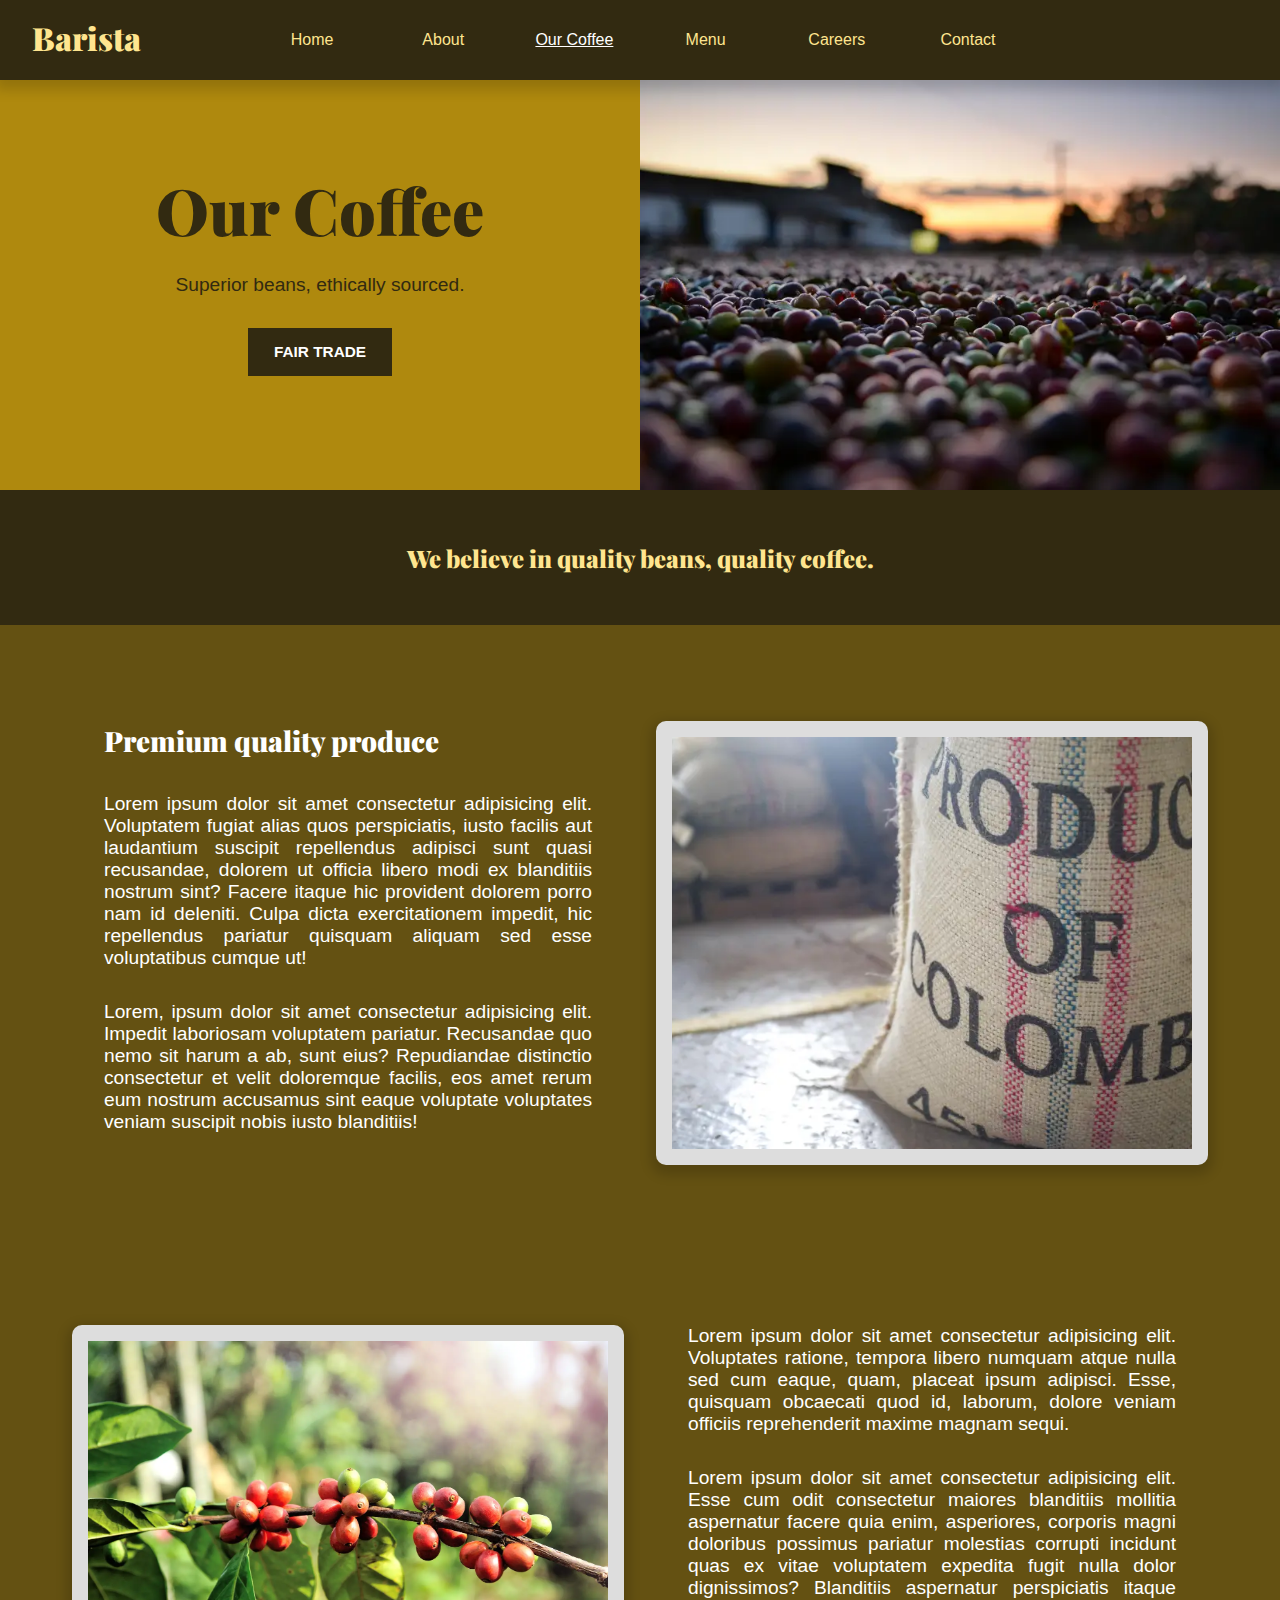
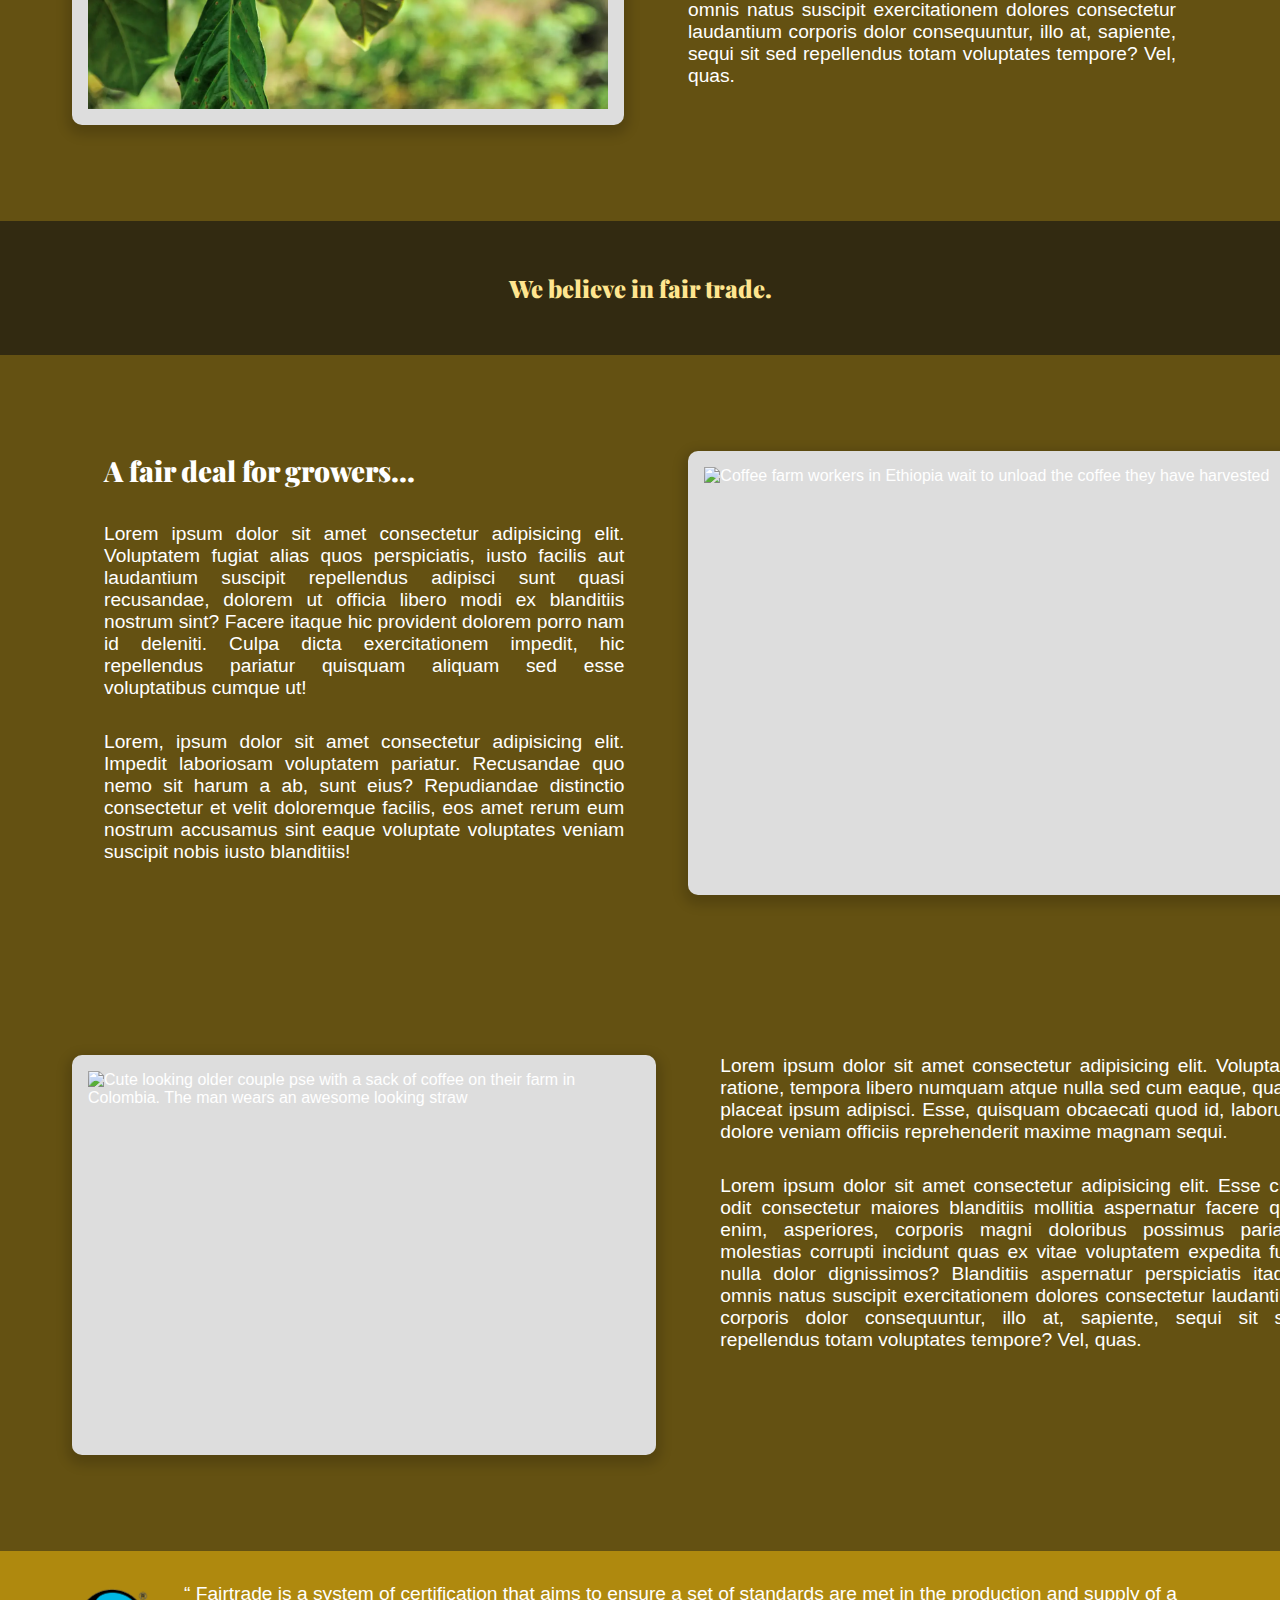
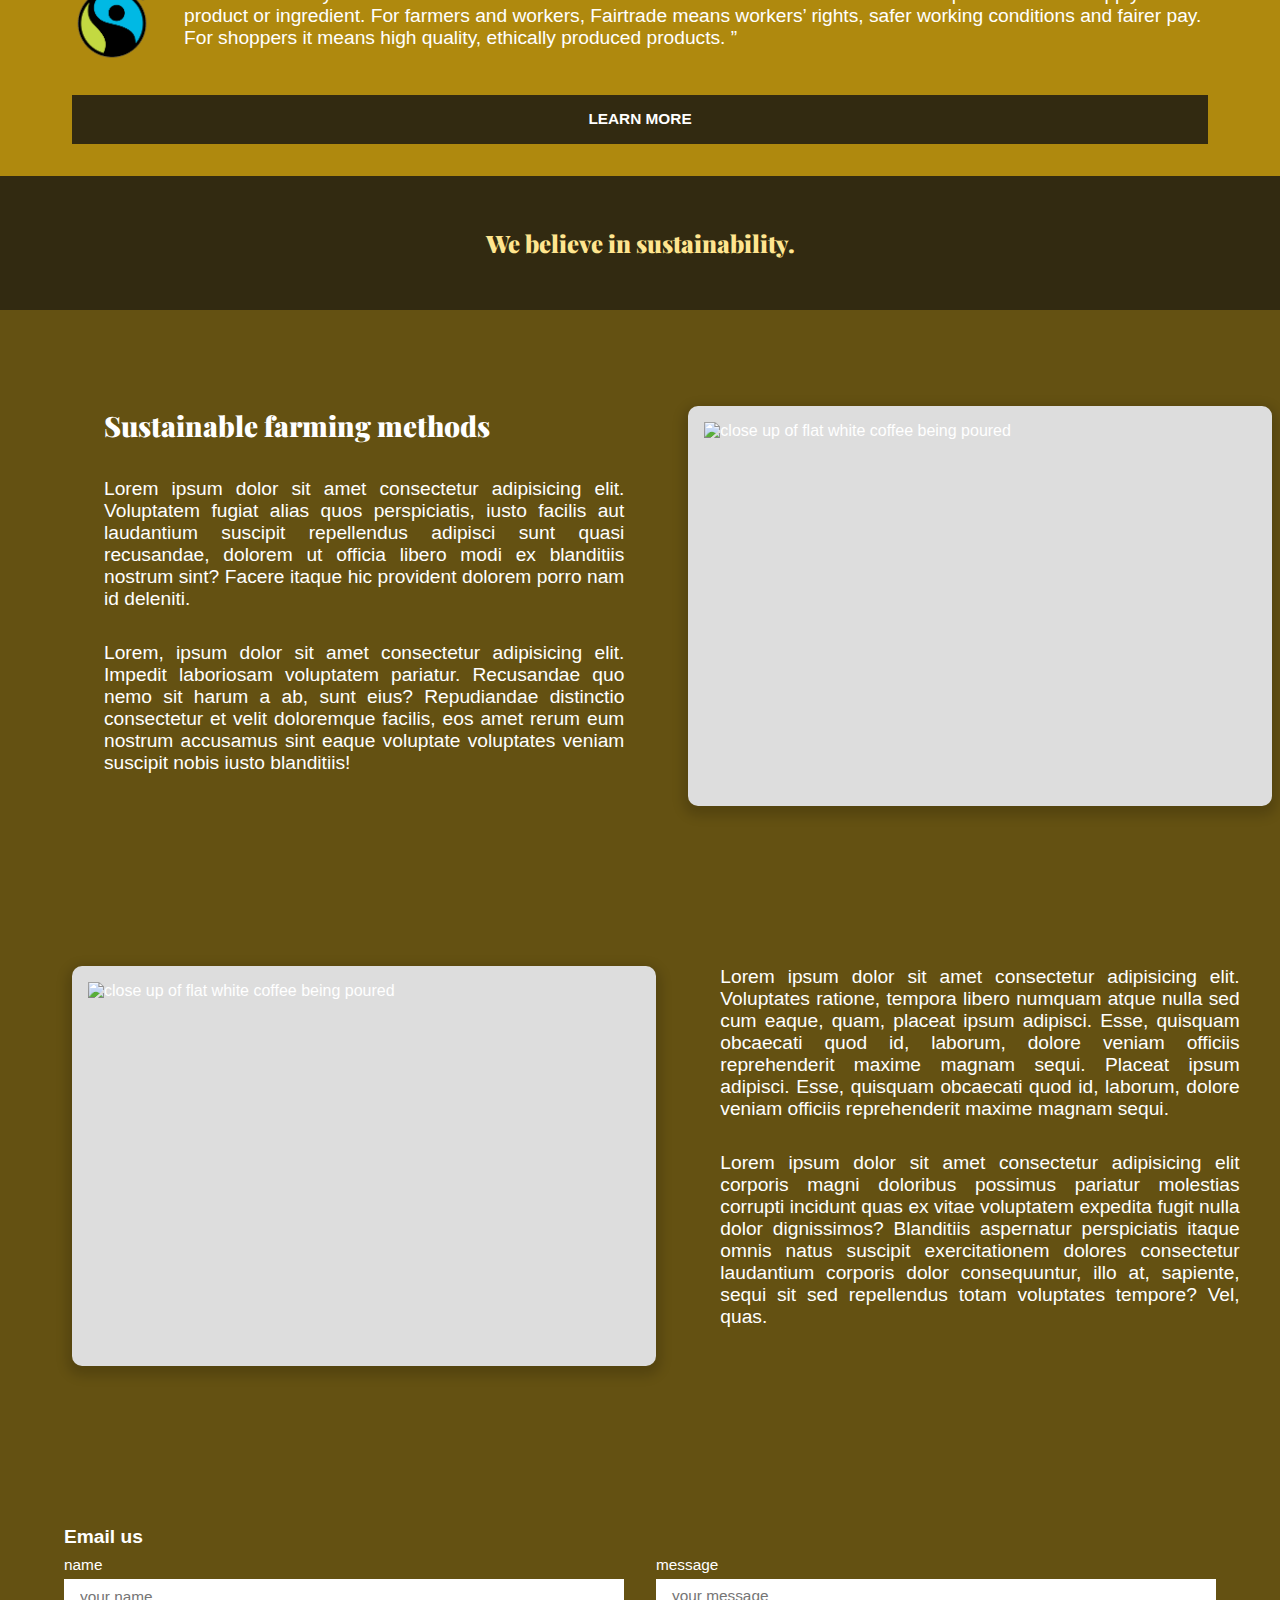
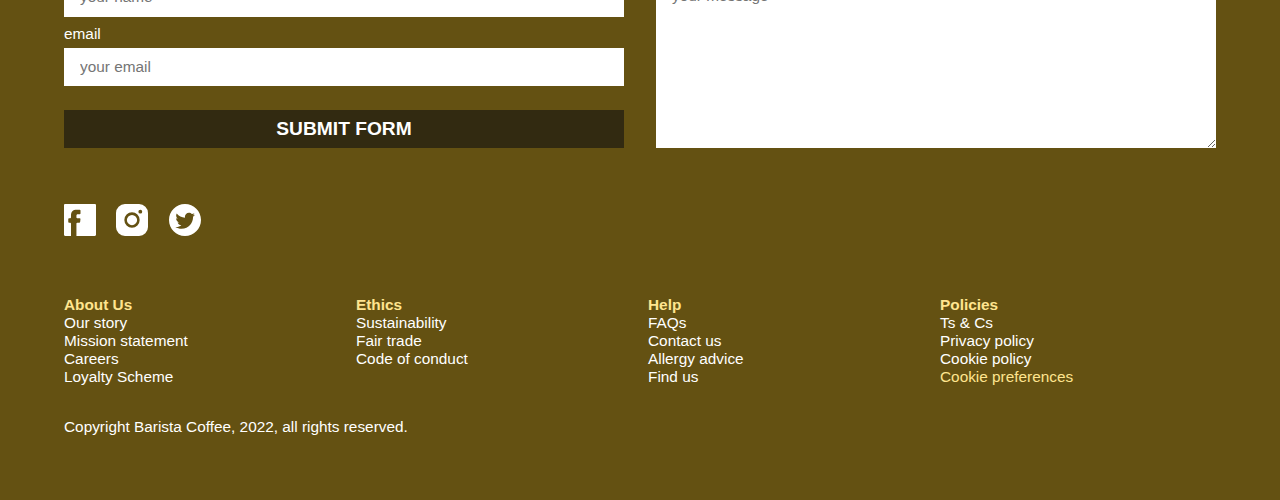
<file: ourCoffee.html>
<!DOCTYPE html>
<html lang="en">
  <head>
    <meta charset="UTF-8" />
    <meta http-equiv="X-UA-Compatible" content="IE=edge" />
    <meta name="viewport" content="width=device-width, initial-scale=1.0" />

    <style>
      @font-face {
        font-family: "Playfair Display";
        font-style: normal;
        font-weight: 900;
        font-display: swap;
        src: url("./fonts/PlayfairDisplay-Black.ttf") format("truetype");
      }

      h1,
      h2,
      h3,
      h4,
      h5,
      h6 {
        font-family: "Playfair Display", serif;
        font-weight: 900;
      }
    </style>

    <link
      rel="preload"
      href="./fonts/playfair-display-v30-latin-800.woff2"
      as="font"
      type="font/woff2"
      crossorigin
    />

    <link rel="stylesheet" href="style.css" />
    <script defer src="app.js"></script>
    <script defer src="observer.js"></script>
    <script defer src="activePage.js"></script>
    <title>Our Coffee</title>
  </head>
  <body id="ourCoffeePage">
    <header>
      <p class="navLogo">Barista</p>
      <nav class="mainNav">
        <ul>
          <li><a class="pageLink" href="./index.html">Home</a></li>
          <li><a class="pageLink" href="./about.html">About</a></li>
          <li><a class="pageLink" href="./ourCoffee.html">Our Coffee</a></li>
          <li><a class="pageLink" href="./menu.html">Menu</a></li>
          <li><a class="pageLink" href="./careers.html">Careers</a></li>
          <li><a id="contactBtn" href="#contact">Contact</a></li>
        </ul>
      </nav>
      <div class="burger">
        <div class="burgerBar burgerTop"></div>
        <div class="burgerBar burgerMid"></div>
        <div class="burgerBar burgerBottom"></div>
      </div>
    </header>

    <main class="pageLayout">
      <section class="ourCoffeePageHero sectionLayout">
        <div class="heroTextBtnWrap">
          <h2 class="hxFontSize">Our Coffee</h2>
          <p class="pFontSize">Superior beans, ethically sourced.</p>
          <a class="infoBtn infoBtnSix" href="./policyAndLegal.html"
            >FAIR TRADE</a
          >
        </div>
        <img
          height="533"
          width="800"
          class="heroImg"
          src="./images/ourCoffeeHero/coffee-1548771800.jpg"
          srcset="
            ./images/ourCoffeeHero/coffee-1548771800.webp   800w,
            ./images/ourCoffeeHero/coffee-15487711200.webp 1200w,
            ./images/ourCoffeeHero/coffee-15487711600.webp 1600w,
            ./images/ourCoffeeHero/coffee-15487712000.webp 2000w
          "
          sizes="(max-width: 768px) 100vw, 50vw"
          alt="close up of coffee fruits after picking looking towards the farm, out of focus in the background"
        />
      </section>

      <section class="tagline tagFive">
        <p class="tagFontSize">We believe in quality beans, quality coffee.</p>
      </section>

      <section class="ourCoffeePageQuality" id="ourCoffeeQuality">
        <div class="twoUpGrid">
          <div class="twoUpGridTextWrap textLeft">
            <h2 class="hxFontSizeMd">Premium quality produce</h2>
            <p class="pFontSize">
              Lorem ipsum dolor sit amet consectetur adipisicing elit.
              Voluptatem fugiat alias quos perspiciatis, iusto facilis aut
              laudantium suscipit repellendus adipisci sunt quasi recusandae,
              dolorem ut officia libero modi ex blanditiis nostrum sint? Facere
              itaque hic provident dolorem porro nam id deleniti. Culpa dicta
              exercitationem impedit, hic repellendus pariatur quisquam aliquam
              sed esse voluptatibus cumque ut!
            </p>
            <p class="pFontSize">
              Lorem, ipsum dolor sit amet consectetur adipisicing elit. Impedit
              laboriosam voluptatem pariatur. Recusandae quo nemo sit harum a
              ab, sunt eius? Repudiandae distinctio consectetur et velit
              doloremque facilis, eos amet rerum eum nostrum accusamus sint
              eaque voluptate voluptates veniam suscipit nobis iusto blanditiis!
            </p>
          </div>
          <div class="img-wrap img-wrap-three">
            <img
              height="531"
              width="800"
              class="borderImg"
              data-src="./images/ourCoffeeQuality/ourCoffeeQualityOne800.jpg"
              data-srcset="
                ./images/ourCoffeeQuality/ourCoffeeQualityOne800.webp   800w,
                ./images/ourCoffeeQuality/ourCoffeeQualityOne1200.webp 1200w,
                ./images/ourCoffeeQuality/ourCoffeeQualityOne1600.webp 1600w,
                ./images/ourCoffeeQuality/ourCoffeeQualityOne2000.webp 2000w
              "
              sizes="(max-width: 768px) 100vw, 50vw"
              alt="A sack of coffe beans, it says PRODUCE OF COLOMBIA across the front"
            />
          </div>
          <div class="twoUpGridTextWrap textLeft">
            <p class="pFontSize">
              Lorem ipsum dolor sit amet consectetur adipisicing elit.
              Voluptates ratione, tempora libero numquam atque nulla sed cum
              eaque, quam, placeat ipsum adipisci. Esse, quisquam obcaecati quod
              id, laborum, dolore veniam officiis reprehenderit maxime magnam
              sequi.
            </p>
            <p class="pFontSize">
              Lorem ipsum dolor sit amet consectetur adipisicing elit. Esse cum
              odit consectetur maiores blanditiis mollitia aspernatur facere
              quia enim, asperiores, corporis magni doloribus possimus pariatur
              molestias corrupti incidunt quas ex vitae voluptatem expedita
              fugit nulla dolor dignissimos? Blanditiis aspernatur perspiciatis
              itaque omnis natus suscipit exercitationem dolores consectetur
              laudantium corporis dolor consequuntur, illo at, sapiente, sequi
              sit sed repellendus totam voluptates tempore? Vel, quas.
            </p>
          </div>
          <div class="img-wrap img-wrap-four">
            <img 
            height="532" 
            width="800" 
            class="borderImg"
            data-src="./images/ourCoffeeQuality/ourCoffeeQualityTwo800.jpg" 
            data-srcset=" 
            ./images/ourCoffeeQuality/ourCoffeeQualityTwo800.webp 800w, 
            ./images/ourCoffeeQuality/ourCoffeeQualityTwo1200.webp 1200w,
            ./images/ourCoffeeQuality/ourCoffeeQualityTwo1600.webp 1600w,
            ./images/ourCoffeeQuality/ourCoffeeQualityTwo2000.webp 2000w "
                alt="">
          </div>
        </div>
      </section>

      <section class="tagline tagFive">
        <p class="tagFontSize">We believe in fair trade.</p>
      </section>

      <section class="ourCoffeePageFairTrade" id="fairTrade">
        <div class="twoUpGrid">
          <div class="twoUpGridTextWrap textLeft">
            <h2 class="hxFontSizeMd">A fair deal for growers...</h2>
            <p class="pFontSize">
              Lorem ipsum dolor sit amet consectetur adipisicing elit.
              Voluptatem fugiat alias quos perspiciatis, iusto facilis aut
              laudantium suscipit repellendus adipisci sunt quasi recusandae,
              dolorem ut officia libero modi ex blanditiis nostrum sint? Facere
              itaque hic provident dolorem porro nam id deleniti. Culpa dicta
              exercitationem impedit, hic repellendus pariatur quisquam aliquam
              sed esse voluptatibus cumque ut!
            </p>
            <p class="pFontSize">
              Lorem, ipsum dolor sit amet consectetur adipisicing elit. Impedit
              laboriosam voluptatem pariatur. Recusandae quo nemo sit harum a
              ab, sunt eius? Repudiandae distinctio consectetur et velit
              doloremque facilis, eos amet rerum eum nostrum accusamus sint
              eaque voluptate voluptates veniam suscipit nobis iusto blanditiis!
            </p>
          </div>
          <div class="img-wrap img-wrap-five">
            <img
              height="534"
              width="800"
              class="borderImg"
              data-src="./images/ourCoffeeFairTrade/ourCoffeeFairTradeOne800.jpg"
              data-srcset="
              ./images/ourCoffeeFairTrade/ourCoffeeFairTradeOne800.webp   800w,
              ./images/ourCoffeeFairTrade/ourCoffeeFairTradeOne1200.webp 1200w,
              ./images/ourCoffeeFairTrade/ourCoffeeFairTradeOne1600.webp 1600w,
              ./images/ourCoffeeFairTrade/ourCoffeeFairTradeOne2000.webp 2000w
            "
              sizes="(max-width: 768px) 100vw, 50vw"
              alt="Coffee farm workers in Ethiopia wait to unload the coffee they have harvested"
            />
          </div>

          <div class="twoUpGridTextWrap textLeft">
            <p class="pFontSize">
              Lorem ipsum dolor sit amet consectetur adipisicing elit.
              Voluptates ratione, tempora libero numquam atque nulla sed cum
              eaque, quam, placeat ipsum adipisci. Esse, quisquam obcaecati quod
              id, laborum, dolore veniam officiis reprehenderit maxime magnam
              sequi.
            </p>
            <p class="pFontSize">
              Lorem ipsum dolor sit amet consectetur adipisicing elit. Esse cum
              odit consectetur maiores blanditiis mollitia aspernatur facere
              quia enim, asperiores, corporis magni doloribus possimus pariatur
              molestias corrupti incidunt quas ex vitae voluptatem expedita
              fugit nulla dolor dignissimos? Blanditiis aspernatur perspiciatis
              itaque omnis natus suscipit exercitationem dolores consectetur
              laudantium corporis dolor consequuntur, illo at, sapiente, sequi
              sit sed repellendus totam voluptates tempore? Vel, quas.
            </p>
          </div>
          <div class="img-wrap img-wrap-six">
            <img
              height="533"
              width="800"
              class="borderImg"
              data-src="./images/ourCoffeeFairTrade/ourCoffeeFairTradeTwo800.jpg"
              data-srcset="
            ./images/ourCoffeeFairTrade/ourCoffeeFairTradeTwo800.webp   800w,
            ./images/ourCoffeeFairTrade/ourCoffeeFairTradeTwo1200.webp 1200w,
            ./images/ourCoffeeFairTrade/ourCoffeeFairTradeTwo1600.webp 1600w,
            ./images/ourCoffeeFairTrade/ourCoffeeFairTradeTwo2000.webp 2000w
          "
              sizes="(max-width: 768px) 100vw, 50vw"
              alt="Cute looking older couple pse with a sack of coffee on their farm in Colombia. The man wears an awesome looking straw"
            />
          </div>
        </div>
      </section>

      <section class="fullWidth">
        <aside class="fairTradeLink">
          <img
            src="./images/ourCoffeeFairTrade/fairtradeLogo.png"
            alt="fairtrade logo"
          />
          <p>
            Fairtrade is a system of certification that aims to ensure a set of
            standards are met in the production and supply of a product or
            ingredient. For farmers and workers, Fairtrade means workers’
            rights, safer working conditions and fairer pay. For shoppers it
            means high quality, ethically produced products.
          </p>
          <a
            class="infoBtn infoBtnOne"
            href="https://www.fairtrade.org.uk/what-is-fairtrade/"
            >What is Fairtrade?</a
          >
          <a
            class="infoBtn infoBtnSix"
            href="https://www.fairtrade.org.uk/what-is-fairtrade/"
            >LEARN MORE</a
          >
        </aside>
      </section>

      <section class="tagline tagFive">
        <p class="tagFontSize">We believe in sustainability.</p>
      </section>

      <section class="ourCoffeePageSustainability" id="sustainability">
        <div class="twoUpGrid">
          <div class="twoUpGridTextWrap textLeft">
            <h2 class="hxFontSizeMd">Sustainable farming methods</h2>
            <p class="pFontSize">
              Lorem ipsum dolor sit amet consectetur adipisicing elit.
              Voluptatem fugiat alias quos perspiciatis, iusto facilis aut
              laudantium suscipit repellendus adipisci sunt quasi recusandae,
              dolorem ut officia libero modi ex blanditiis nostrum sint? Facere
              itaque hic provident dolorem porro nam id deleniti.
            </p>
            <p class="pFontSize">
              Lorem, ipsum dolor sit amet consectetur adipisicing elit. Impedit
              laboriosam voluptatem pariatur. Recusandae quo nemo sit harum a
              ab, sunt eius? Repudiandae distinctio consectetur et velit
              doloremque facilis, eos amet rerum eum nostrum accusamus sint
              eaque voluptate voluptates veniam suscipit nobis iusto blanditiis!
            </p>
          </div>
          <div class="img-wrap img-wrap-seven">
            <img
              height="534"
              width="800"
              class="borderImg"
              data-src="./images/ourCoffeeSustainability/ourCoffeeSustainabilityOne800.jpg"
              data-srcset="
              ./images/ourCoffeeSustainability/ourCoffeeSustainabilityOne800.webp   800w,
              ./images/ourCoffeeSustainability/ourCoffeeSustainabilityOne1200.webp 1200w,
              ./images/ourCoffeeSustainability/ourCoffeeSustainabilityOne1600.webp 1600w,
              ./images/ourCoffeeSustainability/ourCoffeeSustainabilityOne2000.webp 2000w
            "
              sizes="(max-width: 768px) 100vw, 50vw"
              alt="close up of flat white coffee being poured"
            />
          </div>

          <div class="twoUpGridTextWrap textLeft">
            <p class="pFontSize">
              Lorem ipsum dolor sit amet consectetur adipisicing elit.
              Voluptates ratione, tempora libero numquam atque nulla sed cum
              eaque, quam, placeat ipsum adipisci. Esse, quisquam obcaecati quod
              id, laborum, dolore veniam officiis reprehenderit maxime magnam
              sequi. Placeat ipsum adipisci. Esse, quisquam obcaecati quod id,
              laborum, dolore veniam officiis reprehenderit maxime magnam sequi.
            </p>
            <p class="pFontSize">
              Lorem ipsum dolor sit amet consectetur adipisicing elit corporis
              magni doloribus possimus pariatur molestias corrupti incidunt quas
              ex vitae voluptatem expedita fugit nulla dolor dignissimos?
              Blanditiis aspernatur perspiciatis itaque omnis natus suscipit
              exercitationem dolores consectetur laudantium corporis dolor
              consequuntur, illo at, sapiente, sequi sit sed repellendus totam
              voluptates tempore? Vel, quas.
            </p>
          </div>
          <div class="img-wrap img-wrap-eight">
            <img
              height="533"
              width="800"
              class="borderImg"
              data-src="./images/ourCoffeeSustainability/ourCoffeeSustainabilityTwo800.jpg"
              data-srcset="
            ./images/ourCoffeeSustainability/ourCoffeeSustainabilityTwo800.webp   800w,
            ./images/ourCoffeeSustainability/ourCoffeeSustainabilityTwo1200.webp 1200w,
            ./images/ourCoffeeSustainability/ourCoffeeSustainabilityTwo1600.webp 1600w,
            ./images/ourCoffeeSustainability/ourCoffeeSustainabilityTwo2000.webp 2000w
          "
              sizes="(max-width: 768px) 100vw, 50vw"
              alt="close up of flat white coffee being poured"
            />
          </div>
        </div>
      </section>
    </main>

    <!-- <section id="codeOfConduct">
      <h2>CODE OF CONDUCT</h2>
    </section> -->

    <footer>
      <div id="contactUs" class="footerMxw">
        <section class="footerHalfWrapOne">
          <h4 id="contact">Email us</h4>
          <form action="https://api.web3forms.com/submit" method="POST">
            <input
              type="hidden"
              name="apikey"
              value="5aaf5207-8334-4e8a-ae67-3bdd5394dbe5"
            />

            <input
              type="hidden"
              name="subject"
              value="New Submission from Web3Forms"
            />

            <input
              type="hidden"
              name="redirect"
              value="https://web3forms.com/success"
            />

            <input
              type="checkbox"
              name="botcheck"
              class="hidden"
              style="display: none"
            />

            <p class="contact-name contactInput">
              <label>name</label>
              <input
                type="text"
                name="First Name"
                required
                placeholder="your name"
              />
            </p>

            <p class="contact-email contactInput">
              <label>email</label>
              <input
                type="email"
                name="email"
                required
                placeholder="your email"
              />
            </p>

            <p class="contact-msg contactInput">
              <label>message</label>
              <textarea
                name="message"
                required
                placeholder="your message"
              ></textarea>
            </p>

            <p class="contact-submit">
              <button class="submitButton" type="submit">Submit Form</button>
            </p>
          </form>
          <section class="socMedLinks">
            <img
              height="516.3"
              width="516.3"
              class="socMedIcon"
              src="./images/socMedIcons/facebookIcon.svg"
              alt=""
            />
            <img
              height="256"
              width="256"
              class="socMedIcon"
              src="./images/socMedIcons/instagramIcon.svg"
              alt=""
            />
            <img
              height="56.7"
              width="56.7"
              class="socMedIcon"
              src="./images/socMedIcons/twitterIcon.svg"
              alt=""
            />
          </section>
        </section>
        <section class="footerHalfWrapTwo">
          <div class="linksWrap">
            <div class="linkList">
              <p><strong>About Us</strong></p>
              <a href="./about.html#ourStory">Our story</a>
              <a href="./about.html#missionStatement">Mission statement</a>
              <a href="./careers.html">Careers</a>
              <a href="./menu.html#loyalty">Loyalty Scheme</a>
            </div>
            <div class="linkList">
              <p><strong>Ethics</strong></p>
              <a href="./ourCoffee.html#sustainability">Sustainability</a>
              <a href="./ourCoffee.html#fairTrade">Fair trade</a>
              <a href="./ourCoffee.html#codeOfConduct">Code of conduct</a>
            </div>
            <div class="linkList">
              <p><strong>Help</strong></p>
              <a href="./policyAndLegal.html#faqs">FAQs</a>
              <a href="./contact.html#contactUs">Contact us</a>
              <a href="./policyAndLegal.html#allergy">Allergy advice</a>
              <a href="#">Find us</a>
            </div>
            <div class="linkList">
              <p><strong>Policies</strong></p>
              <a href="./policyAndLegal.html#terms">Ts & Cs</a>
              <a href="./policyAndLegal.html#privacy">Privacy policy</a>
              <a href="./policyAndLegal.html#cookiePolicy">Cookie policy</a>
              <button class="footerCookiePrefs">Cookie preferences</button>
            </div>
          </div>
          <p class="copyright">
            Copyright Barista Coffee, 2022, all rights reserved.
          </p>
        </section>
      </div>
    </footer>
  </body>
</html>
</file>
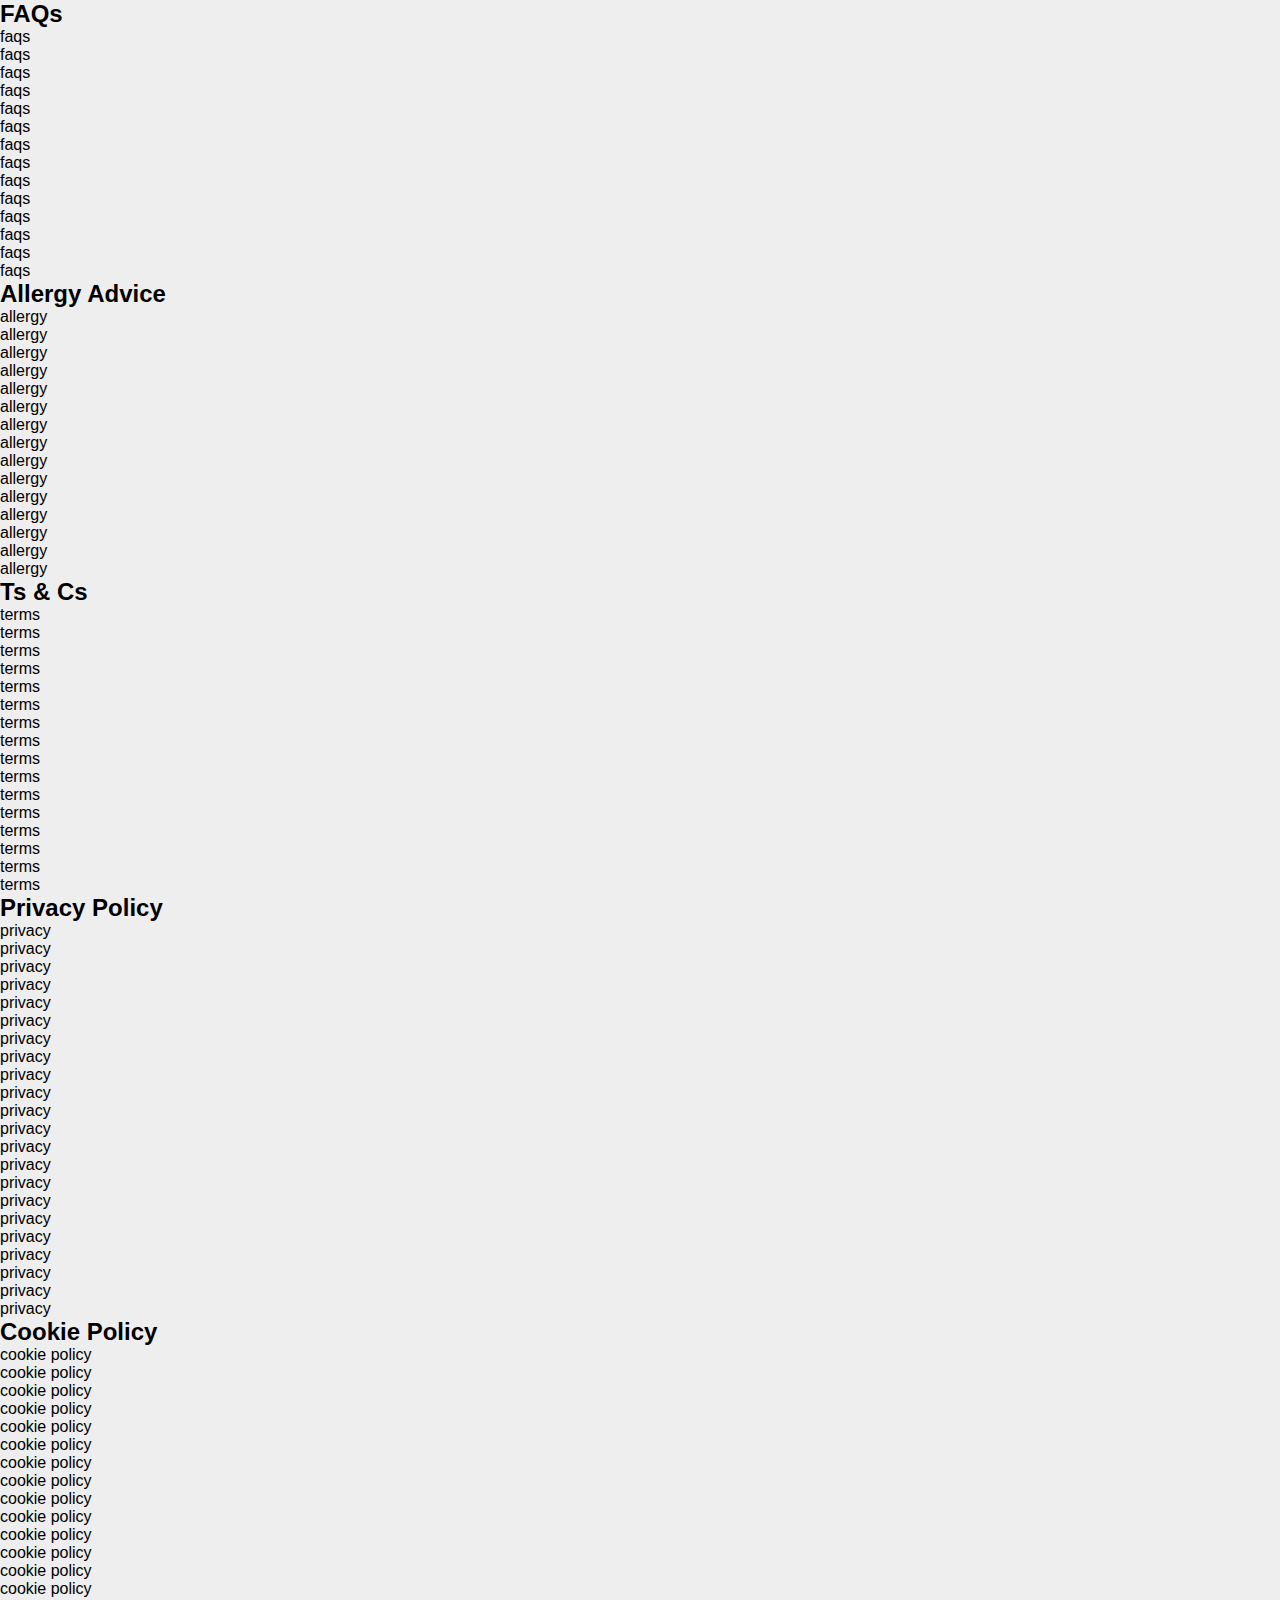
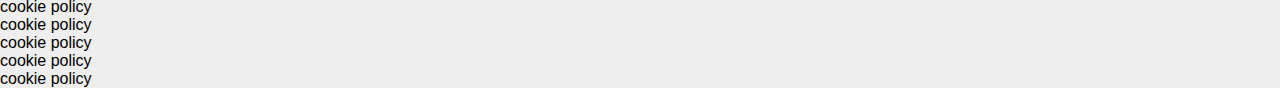
<file: policyAndLegal.html>
<!DOCTYPE html>
<html lang="en">
<head>
  <meta charset="UTF-8">
  <meta http-equiv="X-UA-Compatible" content="IE=edge">
  <meta name="viewport" content="width=device-width, initial-scale=1.0">
  <link rel="stylesheet" href="style.css">
  <script defer src="app.js"></script>
  <title>Policy & Legal</title>
</head>
<body>

<h2 id="faqs">FAQs</h2>
<p>faqs</p>
<p>faqs</p>
<p>faqs</p>
<p>faqs</p>
<p>faqs</p>
<p>faqs</p>
<p>faqs</p>
<p>faqs</p>
<p>faqs</p>
<p>faqs</p>
<p>faqs</p>
<p>faqs</p>
<p>faqs</p>
<p>faqs</p>
<h2 id="allergy">Allergy Advice</h2>
<p>allergy</p>
<p>allergy</p>
<p>allergy</p>
<p>allergy</p>
<p>allergy</p>
<p>allergy</p>
<p>allergy</p>
<p>allergy</p>
<p>allergy</p>
<p>allergy</p>
<p>allergy</p>
<p>allergy</p>
<p>allergy</p>
<p>allergy</p>
<p>allergy</p>
<h2 id="terms">Ts & Cs</h2>
<p>terms</p>
<p>terms</p>
<p>terms</p>
<p>terms</p>
<p>terms</p>
<p>terms</p>
<p>terms</p>
<p>terms</p>
<p>terms</p>
<p>terms</p>
<p>terms</p>
<p>terms</p>
<p>terms</p>
<p>terms</p>
<p>terms</p>
<p>terms</p>
<h2 id="privacy">Privacy Policy</h2>
<p>privacy</p>
<p>privacy</p>
<p>privacy</p>
<p>privacy</p>
<p>privacy</p>
<p>privacy</p>
<p>privacy</p>
<p>privacy</p>
<p>privacy</p>
<p>privacy</p>
<p>privacy</p>
<p>privacy</p>
<p>privacy</p>
<p>privacy</p>
<p>privacy</p>
<p>privacy</p>
<p>privacy</p>
<p>privacy</p>
<p>privacy</p>
<p>privacy</p>
<p>privacy</p>
<p>privacy</p>
<h2 id="cookiePolicy">Cookie Policy</h2>
<p>cookie policy</p>
<p>cookie policy</p>
<p>cookie policy</p>
<p>cookie policy</p>
<p>cookie policy</p>
<p>cookie policy</p>
<p>cookie policy</p>
<p>cookie policy</p>
<p>cookie policy</p>
<p>cookie policy</p>
<p>cookie policy</p>
<p>cookie policy</p>
<p>cookie policy</p>
<p>cookie policy</p>
<p>cookie policy</p>
<p>cookie policy</p>
<p>cookie policy</p>
<p>cookie policy</p>
<p>cookie policy</p>

</body>
</html>
</file>
<file: style.css>
/* @import url("https://fonts.googleapis.com/css2?family=Playfair+Display:wght@900&family=Roboto:ital,wght@0,300;0,400;0,500;0,700;1,300;1,400;1,500&display=swap"); */

/* variables resets etc */
/*#region*/
/* variables */

:root {
  --secondaryColorLt: hsl(46, 100%, 78%);
  --secondaryColor: hsl(46, 85%, 37%);
  --secondaryColorDk: hsl(46, 70%, 23%);
  --secondaryColorDkr: hsl(46, 50%, 13%);
  --primaryColor: hsl(215, 38%, 30%);
  --primaryColorDk: hsl(215, 38%, 15%);
  --primaryColorLt: hsl(215, 38%, 45%);
  --primaryColorLtr: hsl(215, 38%, 60%);

  --white: #fff;
  --whiteDk: #ddd;

  --mxw: 1200px;
}

/* resets */

*,
*::before,
*::after {
  box-sizing: border-box;
  margin: 0;
  padding: 0;
}

body {
  min-height: 100vh;
  width: 100%;
  font-family: "Roboto", sans-serif;
  background-color: #eee;
}

/* h1,
h2,
h3,
h4,
h5,
h6 {
  font-family: 'Playfair Display', serif;
} */

/*#endregion*/

/* Components */
/*#region*/

/* link buttons */
/*#region*/
.infoBtn {
  text-decoration: none;
  font-size: 0.8rem;
  padding: 0.5rem 1rem;
  font-size: clamp(0.75rem, 1.2vw, 1.2rem);
  padding: clamp(0.4rem, 0.8vw, 0.8rem) clamp(0.8rem, 1.6vw, 1.6rem);
  font-weight: 700;
  text-align: center;
  border: 5px solid var(--bgBdrCol);
  background-color: var(--bgBdrCol);
  display: flex;
  align-items: center;
  justify-content: center;
  transition: all 0.2s ease;
}

/* @media screen and (min-width: 1000px) {
    .infoBtn {
        font-size: clamp(0.8rem, 1.2vw, 1.2rem);
        padding: clamp(0.5rem, 0.8vw, 0.8rem) clamp(1rem, 1.6vw, 1.6rem);
    }
} */

.infoBtn:hover {
  background-color: transparent;
  color: var(--hvrClr);
  transition: all 0.2s ease;
}
/* blue on gold */
.infoBtnOne {
  --bgBdrCol: var(--primaryColor);
  color: var(--secondaryColorLt);
  --hvrClr: var(--primaryColor);
}
.infoBtnTwo {
  --bgBdrCol: var(--secondaryColorDk);
  color: var(--white);
  --hvrClr: var(--secondaryColorDk);
}
.infoBtnThree {
  --bgBdrCol: var(--secondaryColor);
  color: var(--primaryColorLt);
  --hvrClr: var(--secondaryColor);
}
/* gold on blue */
.infoBtnFour {
  --bgBdrCol: var(--secondaryColorLt);
  color: var(--primaryColor);
  --hvrClr: var(--secondaryColorLt);
}
/* blue on white */
.infoBtnFive {
  --bgBdrCol: var(--primaryColor);
  color: var(--white);
  --hvrClr: var(--primaryColor);
}
/*white on Dk brown*/
.infoBtnSix {
  --bgBdrCol: var(--secondaryColorDkr);
  color: var(--white);
  --hvrClr: var(--secondaryColorDkr);
}
/*#endregion*/

/* Navigation */
/*#region*/

header {
  height: 4rem;
  width: 100%;
  background-color: var(--primaryColor);
  display: flex;
  align-items: center;
  justify-content: space-between;
  padding-inline: 1rem;
  position: fixed;
  z-index: 2;
  box-shadow: 0px 5px 12px 5px rgba(0, 0, 0, 0.16);
  -webkit-box-shadow: 0px 5px 12px 5px rgba(0, 0, 0, 0.16);
  -moz-box-shadow: 0px 5px 12px 5px rgba(0, 0, 0, 0.16);
}

#ourCoffeePage header,
#ourCoffeePage .mainNav {
  background-color: var(--secondaryColorDkr);
}

.mainNav {
  background-color: var(--primaryColor);
  height: 100vh;
  width: 100%;
  position: absolute;
  top: 0;
  left: 0;
  transform: translateX(-100%);
  transition: transform 0.4s ease-in-out;
}

.navSlide {
  transform: translateX(0%);
  transition: transform 0.4s ease-in-out;
}

header ul {
  display: flex;
  flex-direction: column;
  padding: 6rem 0 0 0;
}

header li {
  font-weight: 500;
  list-style: none;
  text-align: right;
  height: 3rem;
  margin: 10px;
}

header a {
  display: block;
  padding-right: 2rem;
  height: 100%;
  display: flex;
  align-items: center;
  justify-content: flex-end;
  text-decoration: none;
  color: var(--secondaryColorLt);
}

header a.activePage {
  text-decoration: underline;
  color: var(--white);
}

header a:hover {
  background-color: var(--secondaryColor);
  color: var(--primaryColor);
  font-size: 1.1rem;
  transition: all 0.2s ease;
}

.navLogo {
  font-family: "Playfair Display", serif;
  font-size: 1.25rem;
  margin-bottom: 0.25rem;
  color: var(--secondaryColorLt);
}

.burger {
  display: block;
  height: 21px;
  display: flex;
  flex-direction: column;
  justify-content: space-between;
}

.burgerBar {
  height: 5px;
  width: 30px;
  background-color: var(--secondaryColorLt);
  transition: all 0.3s ease-in-out;
}

.burgerTopTransform {
  transform: translateY(8px) rotate(45deg);
  transition: transform 0.3s ease-in-out;
}

.burgerBottomTransform {
  transform: translateY(-8px) rotate(-45deg);
  transition: transform 0.3s ease-in-out;
}

.burgerMidTransform {
  opacity: 0;
  transition: opacity 0.3s ease;
}

@media screen and (min-width: 800px) {
  .burger {
    display: none;
  }

  header {
    padding-inline: 2rem;
    height: 5rem;
  }

  .mainNav {
    height: 100%;
    position: static;
    transform: translate(0%);
    /* max-width: var(--mxw); */
    /* margin: 0 auto; */
  }

  header ul {
    display: flex;
    flex-direction: row;
    justify-content: flex-end;
    height: 100%;
    margin: 0 auto;
    padding: 0 0 0 0;
  }

  header li {
    height: 4rem;
    margin: 0.5rem;
    min-width: clamp(3rem, 9vw, 9rem);
  }

  header a {
    height: 100%;
    padding: 0;
    justify-content: center;
  }

  .navLogo {
    position: absolute;
    z-index: 2;
    top: 1rem;
    left: 2rem;
    font-size: 2rem;
  }
}

@media screen and (min-width: 1200px) {
  .mainNav {
    display: flex;
    justify-content: center;
  }

  header ul {
    margin: 0 auto;
    max-width: var(--mxw);
  }

  header a {
    height: 100%;
    display: block;
    display: flex;
    align-items: center;
    justify-content: center;
  }
}

/*#endregion*/

/* footer */
/*#region*/

#ourCoffeePage footer {
  background-color: var(--secondaryColorDk);
}

#ourCoffeePage footer .submitButton {
  background-color: var(--secondaryColorDkr);
  color: var(--white);
}

footer {
  background-color: var(--primaryColor);
  color: var(--white);
  padding: 1rem;
  max-width: 1920px;
  margin: 0 auto;
}

.footerMxw {
  max-width: 1300px;
  margin: 0 auto;
  display: flex;
  flex-direction: column;
  gap: 1rem;
}

footer form {
  display: flex;
  flex-direction: column;
}

.contactInput {
  display: flex;
  flex-direction: column;
  margin-top: 1rem;
}

.contactInput label {
  font-size: 0.8rem;
}

footer input {
  height: 2rem;
  padding: 0 1rem;
}

footer textarea {
  padding: 0.5rem 1rem;
  height: 4rem;
}

footer input,
footer textarea {
  margin-top: 0.3rem;
  border-style: none;
  font-family: inherit;
}

footer .submitButton {
  width: 100%;
  padding: 0.5rem;
  margin-top: 1.5rem;
  border-style: none;
  background-color: var(--secondaryColorLt);
  color: var(--primaryColor);
  font-weight: 800;
  text-transform: uppercase;
  cursor: pointer;
}

footer h4 {
  font-family: "Roboto", sans-serif;
}

footer .socMedLinks {
  margin: 3rem 0 2rem 0;
}

footer .socMedIcon {
  height: 2rem;
  width: 2rem;
  filter: invert(1);
  margin-right: 0.5rem;
}

footer .linksWrap {
  display: flex;
  flex-wrap: wrap;
  gap: 1rem;
  margin-bottom: 2rem;
}

footer .linkList {
  width: calc(50% - 0.5rem);
}

footer .linkList a {
  display: block;
  text-decoration: none;
  color: var(--white);
  font-size: 0.8rem;
  transition: all 0.2s ease;
}

footer .linkList p {
  display: block;
  font-size: 0.8rem;
}

footer .linkList a:hover,
footer .linkList a:focus {
  color: var(--secondaryColorLt);
  transform: translateX(10px);
  transition: all 0.2s ease;
}

footer .linkList strong {
  color: var(--secondaryColorLt);
}

footer .copyright {
  font-size: 0.8rem;
}

@media screen and (min-width: 700px) {
  footer {
    padding: 4rem;
  }

  footer .socMedIcon {
    height: 2.5rem;
    margin-right: 0.75rem;
  }

  footer form {
    display: grid;
    grid-template-columns: 1fr 1fr;
    grid-column-gap: 2rem;
    grid-row-gap: 0;
  }

  .contactInput {
    margin-top: 0.5rem;
  }

  .contactInput label,
  .contactInput input::placeholder,
  .contactInput textarea::placeholder,
  footer .copyright,
  footer .linkList a,
  footer .linkList p,
  footer .footerCookiePrefs {
    /* color: green; */
    font-size: clamp(0.8rem, 1.2vw, 1.2rem);
  }

  footer h4,
  .contact-submit .submitButton {
    /* color: red; */
    font-size: clamp(1rem, 1.5vw, 1.5rem);
  }

  footer input {
    height: clamp(2rem, 3vw, 3rem);
  }

  .contact-name {
    grid-area: 1/1/2/2;
  }

  .contact-email {
    grid-area: 2/1/3/2;
  }

  .contact-msg {
    grid-area: 1/2/4/3;
  }

  .contact-submit {
    grid-area: 3/1/4/2;
  }

  footer textarea {
    height: 100%;
  }
}

@media screen and (min-width: 1000px) {
  footer .linksWrap {
    flex-wrap: nowrap;
  }

  footer .linkList {
    width: calc(25% - 0.75rem);
  }

  footer .socMedIcon {
    height: 3rem;
    margin-right: 1rem;
  }
}
/*#endregion*/

/*#endregion*/

/* utilities */
/*#region*/

.pageLayout {
  width: 100%;
  max-width: 1920px;
  margin: 0 auto;
  padding-top: 4rem;
  background-color: var(--white);
  box-shadow: 0px -2px 12px 5px rgba(0, 0, 0, 0.16);
  -webkit-box-shadow: 0px -2px 12px 5px rgba(0, 0, 0, 0.16);
  -moz-box-shadow: 0px -2px 12px 5px rgba(0, 0, 0, 0.16);
}

@media screen and (min-width: 1000px) {
  .pageLayout {
    max-width: 1920px;
    margin: 0 auto;
  }
}

.sectionLayout {
  display: flex;
  flex-direction: column-reverse;
  width: 100%;
  max-height: 700px;
  min-height: 400px;
}

@media screen and (min-width: 700px) {
  .sectionLayout {
    flex-direction: row;
  }
  .sectionRowReverse {
    flex-direction: row-reverse;
  }
}

.textLeft > * {
  text-align: justify !important;
}

.heroTextBtnWrap {
  display: flex;
  flex-direction: column;
  align-items: center;
  justify-content: center;
  padding: 4rem 2rem;
  padding: clamp(3rem, 2vw, 4rem) clamp(1rem, 2vw, 2rem);
}

@media screen and (min-width: 700px) {
  .heroTextBtnWrap {
    width: 50%;
  }
}

.heroImg {
  pointer-events: none;
  width: 100%;
  max-width: 100%;
  max-height: 300px;
  display: block;
  object-fit: cover;
  object-position: 50% 60%;
}

@media screen and (min-width: 700px) {
  .heroImg {
    width: 50%;
    max-height: 2000px;
    min-height: 100%;
  }
}

.borderImg {
  min-height: 25rem;
  max-width: 100%;
  width: 100%;
  object-fit: cover;
  display: block;
}

@media screen and (min-width: 1000px) {
  .borderImg {
    padding: 1rem;
    height: 100%;
    box-shadow: 0px 5px 12px 5px rgba(0, 0, 0, 0.16);
    -webkit-box-shadow: 0px 5px 12px 5px rgba(0, 0, 0, 0.16);
    -moz-box-shadow: 0px 5px 12px 5px rgba(0, 0, 0, 0.16);
    border-radius: 10px;
  }
}

.twoUpGrid {
  max-width: var(--mxw);
  margin: 0 auto;
  width: 100%;
}

@media screen and (min-width: 1000px) {
  .twoUpGrid {
    display: grid;
    grid-template-columns: 1fr 1fr;
    gap: 2rem;
    padding: 2rem;
  }
}

.hxFontSize {
  font-size: 3rem;
  line-height: 3rem;
  font-size: clamp(2.5rem, 15vw, 3rem);
  line-height: clamp(2.5rem, 15vw, 3rem);
  text-align: center;
  margin-bottom: 2rem;
}

@media screen and (min-width: 700px) {
  .hxFontSize {
    font-size: clamp(3rem, 5vw, 5rem);
    line-height: clamp(3rem, 5vw, 5rem);
  }
}

.hxFontSizeMd {
  font-size: clamp(2rem, 10vw, 2.5rem);
  line-height: clamp(2rem, 10vw, 2.5rem);
  text-align: center;
  margin-bottom: 2rem;
}

@media screen and (min-width: 700px) {
  .hxFontSizeMd {
    font-size: clamp(2.5rem, 3vw, 3rem);
    line-height: clamp(2.5rem, 3vw, 3rem);
  }
}

.pFontSize {
  font-size: 1rem;
  font-weight: 500;
  text-align: center;
  margin-bottom: 2rem;
}

.pMxw {
  max-width: 380px;
}

@media screen and (min-width: 700px) {
  .pFontSize {
    font-size: 1rem;
    max-width: 100%;
  }
}

@media screen and (min-width: 1000px) {
  .pFontSize {
    font-size: clamp(1rem, 1.5vw, 1.5rem);
  }
  .pMxw {
    max-width: 80%;
  }
}

.tagline {
  padding: 3rem;
}

.tagline p:nth-of-type(1) {
  font-size: 1.5rem;
  text-align: center;
  margin: 0 auto;
  font-family: 'Playfair Display', serif;
}

.tagline p:nth-of-type(2) {
  font-size: 1rem;
  text-align: center;
  margin: 2rem auto 0 auto;
  font-family: sans-serif;
}

@media screen and (min-width: 1000px) {
  .tagline {
    padding: clamp(3rem, 4vw, 4rem);
  }
  .tagline h3 {
    font-size: clamp(1.5rem, 2.5vw, 2.5rem);
  }
}

/* cookie consent modal */

.modal {
  padding: 4rem;
  margin: auto;
}

.footerCookiePrefs {
  background-color: transparent;
  border: none;
  color: var(--secondaryColorLt);
}

/*#endregion*/

/* findHOME PAGE */
/* Home Hero */
/*#region*/

.homePageHero .heroTextBtnWrap h1 {
  color: var(--primaryColor);
  margin-bottom: 1rem;
}

.homePageHero .heroTextBtnWrap h1 span {
  color: var(--secondaryColorDk);
}

.homePageHero .heroTextBtnWrap p {
  color: var(--secondaryColorDk);
  margin-bottom: 2rem;
}

.homePageHero .btnWrap {
  display: flex;
  flex-wrap: wrap;
  justify-content: center;
  gap: 1rem;
  width: fit-content;
}

.tagOne {
  background-color: var(--primaryColor);
}

.tagOne p {
  color: var(--white);
}

/*#endregion*/

/* Home About */
/*#region*/

.homePageAbout {
  background-color: var(--secondaryColorLt);
}

.homePageAbout h2,
.homePageAbout p {
  color: var(--primaryColor);
}

.homePageAbout img {
  height: auto;
}

/*#endregion*/

/* Home Our Coffee */
/*#region*/

.homePageOurCoffee {
  background-color: var(--primaryColor);
}

.homePageOurCoffee h2,
.homePageOurCoffee p {
  color: var(--secondaryColorLt);
}

/*#endregion*/

/* Home Our Menu */
/*#region*/

.homePageOurMenu {
  background-color: var(--white);
}

.homePageOurMenu h2,
.homePageOurMenu p {
  color: var(--primaryColor);
}

/*#endregion*/

/* Home careers */
/*#region*/

.homePageCareers {
  background-color: var(--secondaryColorLt);
}

.homePageCareers h2,
.homePageCareers p {
  color: var(--primaryColor);
}

/*#endregion*/

/* tagline two */
/*#region*/

.tagTwo {
  background-color: var(--white);
}

.tagTwo p {
  color: var(--primaryColor);
}

/*#endregion*/

/* findABOUT PAGE */
/* about page hero */
/*#region*/

.aboutPageHero .heroTextBtnWrap {
  background-color: var(--primaryColor);
}

.aboutPageHero h2,
.aboutPageHero p {
  color: var(--secondaryColorLt);
}

.aboutPageHero h2 span {
  color: var(--secondaryColor);
}

.aboutPageHero img {
  height: auto;
}

/*#endregion*/

/* tagline three (about barista) */
/*#region*/

.tagThree {
  background-color: var(--primaryColor);
  color: var(--secondaryColorLt);
}

/*#endregion*/

/* Our Story */
/*#region*/

.aboutPageOurStory {
  width: 100%;
  background-color: var(--white);
}

.twoUpGridTextWrap {
  padding: 4rem 2rem;
  /* background-color: aqua; */
}

.aboutPageOurStory h2,
.aboutPageOurStory p {
  text-align: justify;
  /* width: 100%; */
  max-width: 100%;
  color: var(--primaryColor);
}

.aboutPageOurStory .img-wrap {
  height: auto;
  /* background-color: aqua; */
  padding: 4rem 0;
}

.aboutPageOurStory.img-wrap img {
  /* min-height: 100%; */
  height: 100%;
}

@media screen and (min-width: 1000px) {
  .aboutPageOurStory .img-wrap-one {
    grid-area: 2/1/3/2;
  }

  .aboutPageOurStory .img-wrap-two {
    grid-area: 1/2/2/3;
  }
}

/* testimonials */
/*#region*/

.t-carousel {
  /* min-height: 65vh; */
  width: 100%;
  /* padding: 5rem 0; */
  background-color: var(--primaryColor);
  display: flex;
  align-items: center;
  justify-content: center;
  font-family: sans-serif;
  color: var(--secondaryColorLt);
}

.t-carousel-frame {
  width: min(100%, 900px);
  background-color: var(--primaryColor);
  /* border: 2px solid var(--secondaryColorLt); */
  display: flex;
  overflow: hidden;
  position: relative;
}

.t-carousel-slider {
  width: min(100%, 900px);
  display: flex;
  flex-wrap: nowrap;
}

.t-card {
  /* padding: 5rem; */
  padding: 2rem 2rem 4rem 2rem;
  flex-shrink: 0;
  width: 100%;
}

/* .t-card p:first-of-type {
	color: var(--primaryColorLt);
	font-weight: bold;
	font-size: 1.25rem;
	margin-bottom: 1.25rem;
} */

.t-card blockquote {
  font-size: 1.25rem;
  margin-bottom: 2rem;
  /* margin-left: 1.5rem; */
  position: relative;
}

.t-card blockquote:before {
  content: open-quote;
  position: absolute;
  left: -10px;
}

.t-card blockquote:after {
  content: close-quote;
}

.t-card p:nth-of-type(1) {
  margin-bottom: 0.25rem;
  margin-left: 1.5rem;
  text-align: right;
}

.t-card p:nth-of-type(3) {
  margin-left: 1.5rem;
}
.progress-bar {
  display: flex;
  padding: 0.5rem 0.75rem;
  position: absolute;
  bottom: 2rem;
  left: 50%;
  transform: translateX(-50%);
}

.progress-circle {
  height: 0.75rem;
  width: 0.75rem;
  background-color: hsl(0, 0%, 80%);
  border-radius: 99%;
}

.progress-bar > * + * {
  margin-left: 0.5rem;
}

.active-circle-color {
  background-color: var(--secondaryColorLt);
}

/*#endregion*/

/*#endregion*/

/* findOUR COFFEE */
/*#region*/

/* Our Coffee Hero */
/*#region*/

.ourCoffeePageHero .heroTextBtnWrap {
  background-color: var(--secondaryColor);
  color: var(--secondaryColorDkr);
}

/*#endregion*/

/* Quality Section */
/*#region*/
/* 
.ourCoffeePageQuality .img-wrap {
  height: auto;
  padding: 4rem 0;
}

.ourCoffeePageQuality .img-wrap img {
  height: 100%;
}

.tagFour {
  background-color: var(--secondaryColorDkr);
  color: var(--secondaryColorLt);
}

@media screen and (min-width: 1000px) {
  .ourCoffeePageQuality .borderImg:nth-of-type(2) {
    grid-area: 2/1/3/2;
  }
} */

/*#endregion*/

/* FairTrade Section */
/*#region*/

#ourCoffeePage .ourCoffeePageFairTrade,
#ourCoffeePage .ourCoffeePageSustainability,
#ourCoffeePage .ourCoffeePageQuality {
  background-color: var(--secondaryColorDk);
  color: var(--white);
}

.ourCoffeePageFairTrade .img-wrap,
.ourCoffeePageSustainability .img-wrap,
.ourCoffeePageQuality .img-wrap {
  height: auto;
  padding: 4rem 0;
}

.ourCoffeePageFairTrade .img-wrap img,
.ourCoffeePageSustainability .img-wrap img,
.ourCoffeePageQuality .img-wrap img {
  height: 100%;
}

.ourCoffeePageFairTrade h2,
.ourCoffeePageSustainability h2,
.ourCoffeePageQuality h2 {
  text-align: left!important;
  font-size: 1.75rem;
}

.tagFive {
  background-color: var(--secondaryColorDkr);
  color: var(--secondaryColorLt);
}

@media screen and (min-width: 1000px) {
  .ourCoffeePageFairTrade .img-wrap-six,
  .ourCoffeePageSustainability .img-wrap-eight,
  .ourCoffeePageQuality .img-wrap-four {
    grid-area: 2/1/3/2;
  }

}

@media screen and (min-width: 1000px) {
   .ourCoffeePageFairTrade img,
   .ourCoffeePageSustainability img,
   .ourCoffeePageQuality img {
    background-color: var(--whiteDk);
  }
}

/* fair trade ASIDE links image */

#ourCoffeePage aside {
  width: 100%;
  max-width: 400px;
  margin: 0 auto;
  display: grid;
  grid-template-columns: 1fr 4fr 1fr;
  padding: 2rem;
  color: var(--white);
}

#ourCoffeePage aside p {
  font-size: clamp(1rem, 1.5vw, 1.5rem);
}

#ourCoffeePage .fullWidth {
  background-color: var(--secondaryColor);
  width: 100%;
  max-width: 1920px;
}


#ourCoffeePage aside img {
  height: 50px;
  place-self: start;
}

#ourCoffeePage aside a {
  height: auto;
  place-self: center;
}

#ourCoffeePage aside a:nth-of-type(2),
#ourCoffeePage aside p {
  display: none;
}

@media screen and (min-width: 700px) {
  #ourCoffeePage aside {
    width: 100%;
    max-width: 1200px;
    margin: 0 auto;
    grid-template-columns: repeat(11, 1fr);
    gap: 2rem;
  }

  #ourCoffeePage aside img {
    grid-area: 1/1/2/2;
    height: 80px;
  }

  #ourCoffeePage aside p {
    grid-area: 1/2/2/12;
    font-weight: 500;
  }

  #ourCoffeePage aside p::before {
    content: open-quote;
  }

  #ourCoffeePage aside p::after {
    content: close-quote;
  }

  #ourCoffeePage aside a {
    grid-area: 2/1/3/12;
    width: 100%;
  }

  #ourCoffeePage aside a:nth-of-type(2),
  #ourCoffeePage aside p {
    display: block;
  }

  #ourCoffeePage aside a:nth-of-type(1) {
    display: none;
  }
}



/*#endregion*/

/* Sustainability Section */
/*#region*/

/* .ourCoffeePageSustainability .img-wrap {
  height: auto;
  padding: 4rem 0;
}

.ourCoffeePageSustainability .img-wrap img {
  height: 100%;
}

.tagSix {
  background-color: var(--secondaryColorDk);
  color: var(--white);
}

@media screen and (min-width: 1000px) {
  .ourCoffeePageSustainability .borderImg:nth-of-type(2) {
  }
} */

/*#endregion*/

/*#endregion*/

/* findMENU */
/*#region*/

.menuPageHero {
  color: var(--primaryColor);
  background-color: var(--white);
}

.menuGrid {
  width: 100%;
  background-color: var(--whiteDk);
  background-color: var(--primaryColorLtr);
}

.menuCard {
  width: 100%;
  height: auto;
  background-image: linear-gradient(#fff, #eee);
  padding: 2rem;
  color: var(--primaryColorDk);
  display: flex;
  flex-direction: column;
  justify-content: space-between;
  color: var(--primaryColor);
}

/* .menuCard:nth-of-type(odd) {
  background-color: #eee;
} */

.menuImgAspectRatio {
  padding-bottom: calc(100% * 9 / 16);
  padding-bottom: calc(100% * 3 / 4);
  height: 0;
  justify-self: end;
  overflow: hidden;
  /* border: 3px solid red; */
  position: relative;
}

.menuCard img {
  position: absolute;
  bottom: 50%;
  right: 50%;
  transform: translate(50%, 50%);
  object-fit: cover;
  object-fit: 100% 100%;
  width: 100%;
  height: auto;
  /* aspect-ratio: 4/3; */
}

.menuCard > * {
  margin-bottom: 1rem;
}

.menuCard h3 {
  font-size: 1.5rem;
}

.price {
  font-size: 1.25rem;
}

@media screen and (min-width: 700px) {
  .menuGrid {
    display: grid;
    grid-template-columns: 1fr 1fr;
    gap: 2rem;
    padding: 6rem 2rem 2rem 2rem;
  }
  .menuCard {
    /* padding: 1rem; */
    background-image: linear-gradient(#fff, #fff);
    box-shadow: 0px 5px 10px 5px rgba(0, 0, 0, 0.16);
    -webkit-box-shadow: 0px 5px 10px 5px rgba(0, 0, 0, 0.16);
    -moz-box-shadow: 0px 5px 5px 10px rgba(0, 0, 0, 0.16);
  }
}

@media screen and (min-width: 1000px) {
  .menuGrid {
    grid-template-columns: repeat(3, 1fr);
  }
}

@media screen and (min-width: 1400px) {
  .menuGrid {
    grid-template-columns: repeat(4, 1fr);
  }
}
/*#endregion*/

/* findCAREERS PAGE */
/*#region*/

.careersInfo .img-wrap {
  height: auto;
  /* background-color: aqua; */
  padding: 4rem 0;
}

.careersInfo .img-wrap img {
  /* min-height: 100%; */
  height: 100%;
}

.careersInfo {
  width: 100%;
  background-color: var(--white);
}

.twoUpGridTextWrap {
  padding: 4rem 2rem;
}

.careersInfo h2,
.careersInfo p {
  text-align: justify;
  /* width: 100%; */
  max-width: 100%;
  color: var(--primaryColor);
}

@media screen and (min-width: 1000px) {
  .careersInfo .borderImg:nth-of-type(2) {
    grid-area: 2/1/3/2;
  }
}

/*#endregion*/

/* LOCATION */
/*#region*/

.location iframe {
  width: 100%;
}

/*#endregion*/

/* fix images height auto */

.homePageHero img,
.homePageAbout img,
.homePageOurCoffee img,
.homePageCareers img,
.homePageOurMenu img,
.ourCoffeePageHero img,
.menuPageHero img {
  height: auto;
}
</file>
